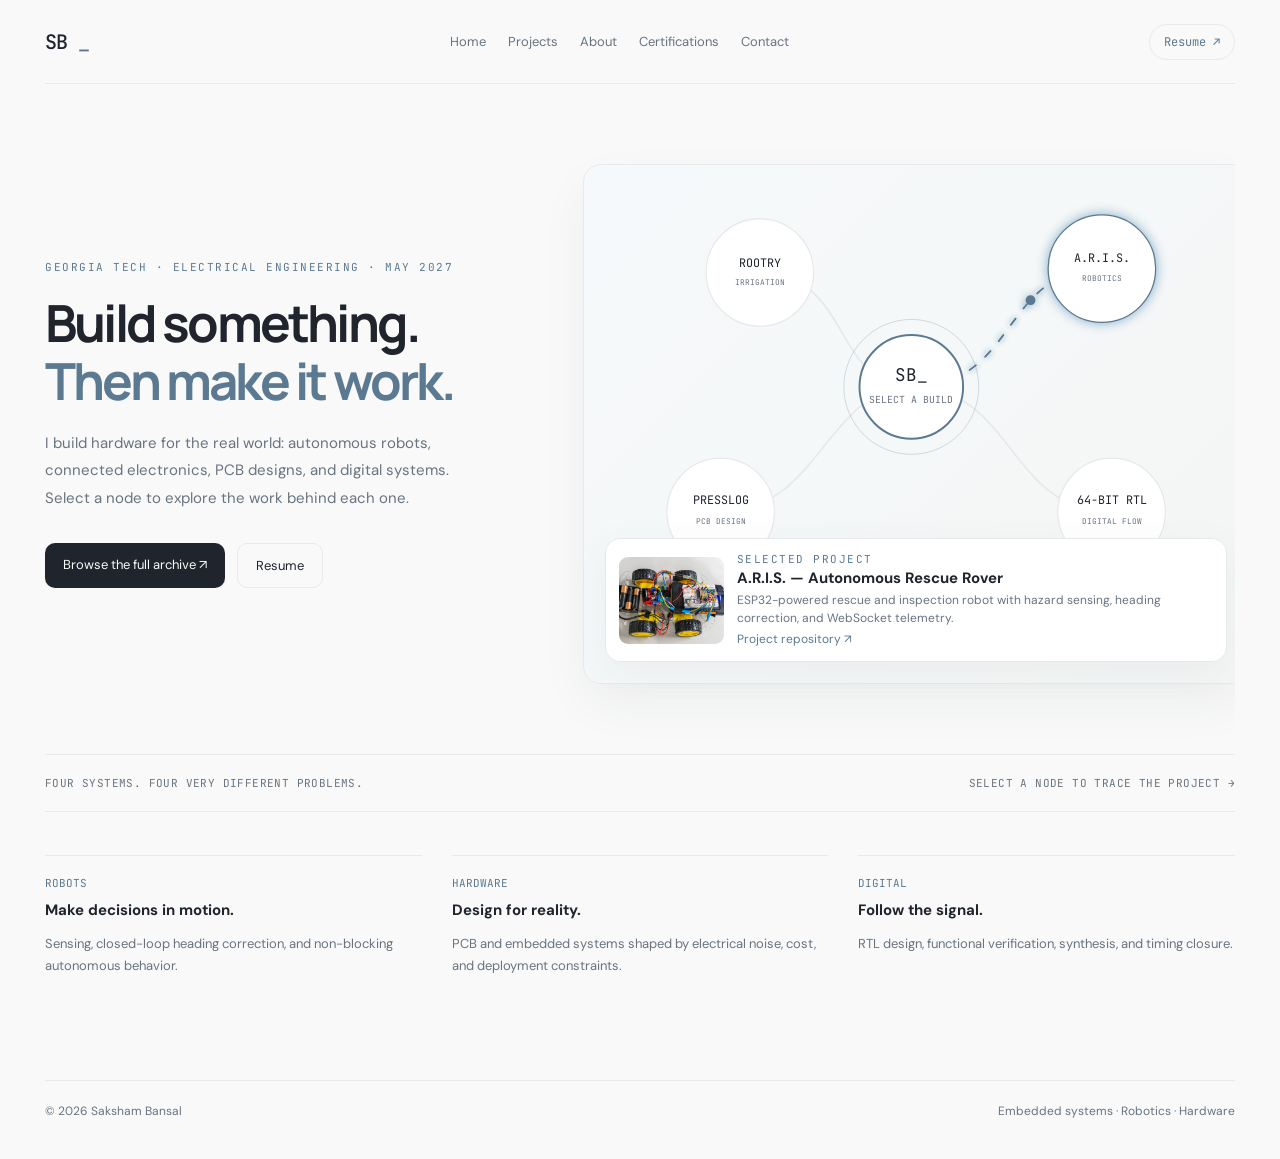
<file: index.html>
<!DOCTYPE html>
<html lang="en">
 <head>
  <meta charset="utf-8"/>
  <meta content="width=device-width,initial-scale=1" name="viewport"/>
  <title>
   Saksham Bansal &mdash; Electrical Engineering
  </title>
  <link href="assets/style.css" rel="stylesheet"/>
  <link href="assets/fullsite.css" rel="stylesheet"/>
 </head>
 <body data-theme="c">
  <div class="shell">
   <header class="top">
    <a class="logo" href="index.html">
     SB
     <span>
      _
     </span>
    </a>
    <nav class="nav">
     <a href="index.html">
      Home
     </a>
     <a href="projects.html">
      Projects
     </a>
     <a href="about.html">
      About
     </a>
     <a href="certifications.html">
      Certifications
     </a>
     <a href="contact.html">
      Contact
     </a>
    </nav>
    <a class="resume-nav" href="resume-saksham-bansal.pdf" rel="noopener" target="_blank">
     Resume &nearrow;
    </a>
   </header>
   <main>
    <section class="hero" id="home">
     <div class="left">
      <div class="eyebrow">
       GEORGIA TECH &middot; ELECTRICAL ENGINEERING &middot; MAY 2027
      </div>
      <h1>
       Build something.
       <em>
        Then make it work.
       </em>
      </h1>
      <p class="description">
       I build hardware for the real world: autonomous robots, connected electronics, PCB designs, and digital systems. Select a node to explore the work behind each one.
      </p>
      <div class="actions">
       <a class="primary" href="projects.html">
        Browse the full archive &nearrow;
       </a>
       <a class="secondary" href="resume-saksham-bansal.pdf" target="_blank">
        Resume
       </a>
      </div>
     </div>
     <div class="viewport">
      <div class="stage">
       <svg aria-label="Interactive network of four projects. Choose a node to light the connected signal path and change the project preview." role="img" viewbox="0 0 640 530">
        <g>
         <path class="wire" d="M315 227 C235 227 253 110 160 110" data-project="rootry">
         </path>
         <path class="wire" d="M315 227 C424 227 407 106 510 106" data-project="aris">
         </path>
         <path class="wire" d="M315 227 C230 227 220 355 120 355" data-project="presslog">
         </path>
         <path class="wire" d="M315 227 C420 227 414 355 520 355" data-project="rtl">
         </path>
         <path class="wire live" d="M315 227 C235 227 253 110 160 110" data-project="rootry">
         </path>
         <path class="wire live" d="M315 227 C424 227 407 106 510 106" data-project="aris">
         </path>
         <path class="wire live" d="M315 227 C230 227 220 355 120 355" data-project="presslog">
         </path>
         <path class="wire live" d="M315 227 C420 227 414 355 520 355" data-project="rtl">
         </path>
         <circle class="halo" cx="315" cy="227" r="69">
         </circle>
         <circle cx="315" cy="227" fill="var(--surface)" r="53" stroke="var(--accent)" stroke-width="2">
         </circle>
         <text fill="var(--text)" font-family="JetBrains Mono" font-size="18" text-anchor="middle" x="315" y="221">
          SB_
         </text>
         <text fill="var(--muted)" font-family="JetBrains Mono" font-size="10" text-anchor="middle" x="315" y="244">
          SELECT A BUILD
         </text>
         <g aria-label="Select Rootry" class="node" data-project="rootry" role="button" tabindex="0">
          <circle cx="160" cy="110" r="55">
          </circle>
          <text x="160" y="104">
           ROOTRY
          </text>
          <text class="node-small" x="160" y="123">
           IRRIGATION
          </text>
         </g>
         <g aria-label="Select ARIS" class="node" data-project="aris" role="button" tabindex="0">
          <circle cx="510" cy="106" r="55">
          </circle>
          <text x="510" y="99">
           A.R.I.S.
          </text>
          <text class="node-small" x="510" y="119">
           ROBOTICS
          </text>
         </g>
         <g aria-label="Select PressLog" class="node" data-project="presslog" role="button" tabindex="0">
          <circle cx="120" cy="355" r="55">
          </circle>
          <text x="120" y="347">
           PRESSLOG
          </text>
          <text class="node-small" x="120" y="367">
           PCB DESIGN
          </text>
         </g>
         <g aria-label="Select RTL calculator" class="node" data-project="rtl" role="button" tabindex="0">
          <circle cx="520" cy="355" r="55">
          </circle>
          <text x="520" y="347">
           64-BIT RTL
          </text>
          <text class="node-small" x="520" y="367">
           DIGITAL FLOW
          </text>
         </g>
         <circle class="signal pulse" data-project="rootry" r="5">
          <animatemotion dur="1.8s" path="M315 227 C235 227 253 110 160 110" repeatcount="indefinite">
          </animatemotion>
         </circle>
         <circle class="signal pulse" data-project="aris" r="5">
          <animatemotion dur="1.8s" path="M315 227 C424 227 407 106 510 106" repeatcount="indefinite">
          </animatemotion>
         </circle>
         <circle class="signal pulse" data-project="presslog" r="5">
          <animatemotion dur="1.8s" path="M315 227 C230 227 220 355 120 355" repeatcount="indefinite">
          </animatemotion>
         </circle>
         <circle class="signal pulse" data-project="rtl" r="5">
          <animatemotion dur="1.8s" path="M315 227 C420 227 414 355 520 355" repeatcount="indefinite">
          </animatemotion>
         </circle>
        </g>
       </svg>
      </div>
      <div aria-live="polite" class="preview">
       <img alt="ARIS rover" id="project-image" src="images/aris.jpg"/>
       <div>
        <div class="micro">
         Selected project
        </div>
        <h3 id="project-title">
         A.R.I.S. &mdash; Autonomous Rescue Rover
        </h3>
        <p id="project-desc">
         ESP32 rescue rover with hazard sensing and WebSocket telemetry.
        </p>
        <a href="https://github.com/bansalsaksham/ARIS" id="project-link" rel="noopener" target="_blank">
         Project repository &nearrow;
        </a>
       </div>
      </div>
     </div>
    </section>
    <section class="intro-bar">
     <span>
      FOUR SYSTEMS. FOUR VERY DIFFERENT PROBLEMS.
     </span>
     <span>
      SELECT A NODE TO TRACE THE PROJECT &rarr;
     </span>
    </section>
    <section class="bottom">
     <div>
      <span class="tag">
       ROBOTS
      </span>
      <h3>
       Make decisions in motion.
      </h3>
      <p>
       Sensing, closed-loop heading correction, and non-blocking autonomous behavior.
      </p>
     </div>
     <div>
      <span class="tag">
       HARDWARE
      </span>
      <h3>
       Design for reality.
      </h3>
      <p>
       PCB and embedded systems shaped by electrical noise, cost, and deployment constraints.
      </p>
     </div>
     <div>
      <span class="tag">
       DIGITAL
      </span>
      <h3>
       Follow the signal.
      </h3>
      <p>
       RTL design, functional verification, synthesis, and timing closure.
      </p>
     </div>
    </section>
   </main>
   <footer class="foot">
    <span>
     &copy; 2026 Saksham Bansal
    </span>
    <span>
     Embedded systems &middot; Robotics &middot; Hardware
    </span>
   </footer>
  </div>
  <script src="assets/app.js">
  </script>
 </body>
</html>
</file>
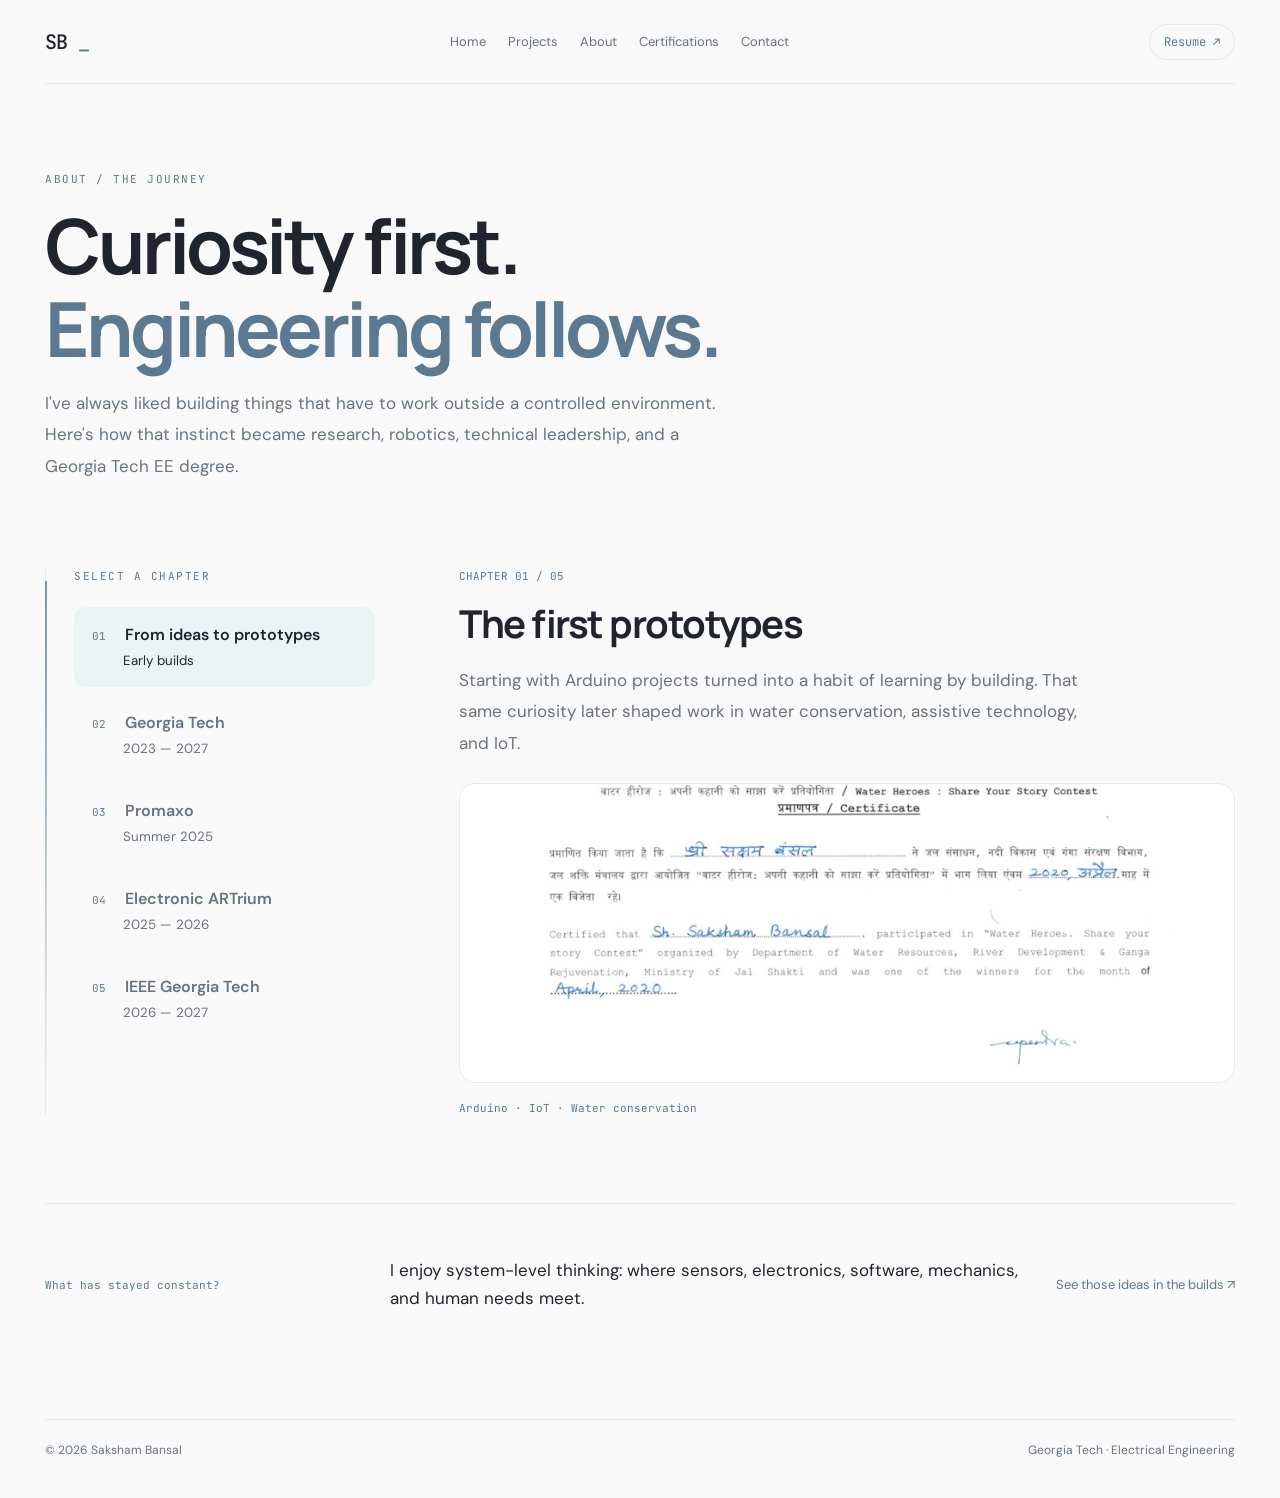
<file: about.html>
<!DOCTYPE html>
<html lang="en">
 <head>
  <meta charset="utf-8"/>
  <meta content="width=device-width,initial-scale=1" name="viewport"/>
  <meta content="Saksham Bansal &mdash; Georgia Tech electrical engineering portfolio" name="description"/>
  <title>
   About &middot; Saksham Bansal
  </title>
  <link href="assets/style.css" rel="stylesheet"/>
  <link href="assets/fullsite.css" rel="stylesheet"/>
 </head>
 <body data-theme="c">
  <div class="shell">
   <header class="top">
    <a class="logo" href="index.html">
     SB
     <span>
      _
     </span>
    </a>
    <nav class="nav">
     <a href="index.html">
      Home
     </a>
     <a href="projects.html">
      Projects
     </a>
     <a href="about.html">
      About
     </a>
     <a href="certifications.html">
      Certifications
     </a>
     <a href="contact.html">
      Contact
     </a>
    </nav>
    <a class="resume-nav" href="resume-saksham-bansal.pdf" rel="noopener" target="_blank">
     Resume &nearrow;
    </a>
   </header>
   <main>
    <section class="inside-hero">
     <div class="eyebrow">
      ABOUT / THE JOURNEY
     </div>
     <h1>
      Curiosity first.
      <em>
       Engineering follows.
      </em>
     </h1>
     <p>
      I've always liked building things that have to work outside a controlled environment. Here's how that instinct became research, robotics, technical leadership, and a Georgia Tech EE degree.
     </p>
    </section>
    <section class="story-layout">
     <div class="story-rail">
      <span class="micro">
       SELECT A CHAPTER
      </span>
      <button class="story-step active" data-story="0">
       <span>
        01
       </span>
       From ideas to prototypes
       <small>
        Early builds
       </small>
      </button>
      <button class="story-step" data-story="1">
       <span>
        02
       </span>
       Georgia Tech
       <small>
        2023 &mdash; 2027
       </small>
      </button>
      <button class="story-step" data-story="2">
       <span>
        03
       </span>
       Promaxo
       <small>
        Summer 2025
       </small>
      </button>
      <button class="story-step" data-story="3">
       <span>
        04
       </span>
       Electronic ARTrium
       <small>
        2025 &mdash; 2026
       </small>
      </button>
      <button class="story-step" data-story="4">
       <span>
        05
       </span>
       IEEE Georgia Tech
       <small>
        2026 &mdash; 2027
       </small>
      </button>
     </div>
     <div aria-live="polite" class="story-content">
      <div class="story-index">
       CHAPTER 01 / 05
      </div>
      <h2 id="story-title">
       The first prototypes
      </h2>
      <p id="story-body">
       Starting with Arduino projects turned into a habit of learning by building. That same curiosity later shaped work in water conservation, assistive technology, and IoT.
      </p>
      <div class="story-visual" id="story-visual">
       <img alt="Early engineering project" src="images/project_timertap.jpg"/>
      </div>
      <div class="story-tags" id="story-tags">
       Arduino &middot; IoT &middot; Water conservation
      </div>
     </div>
    </section>
    <div class="story-outro">
     <span>
      What has stayed constant?
     </span>
     <p>
      I enjoy system-level thinking: where sensors, electronics, software, mechanics, and human needs meet.
     </p>
     <a href="projects.html">
      See those ideas in the builds &nearrow;
     </a>
    </div>
   </main>
   <footer class="foot">
    <span>
     &copy; 2026 Saksham Bansal
    </span>
    <span>
     Georgia Tech &middot; Electrical Engineering
    </span>
   </footer>
  </div>
  <script src="assets/fullsite.js">
  </script>
 </body>
</html>
</file>
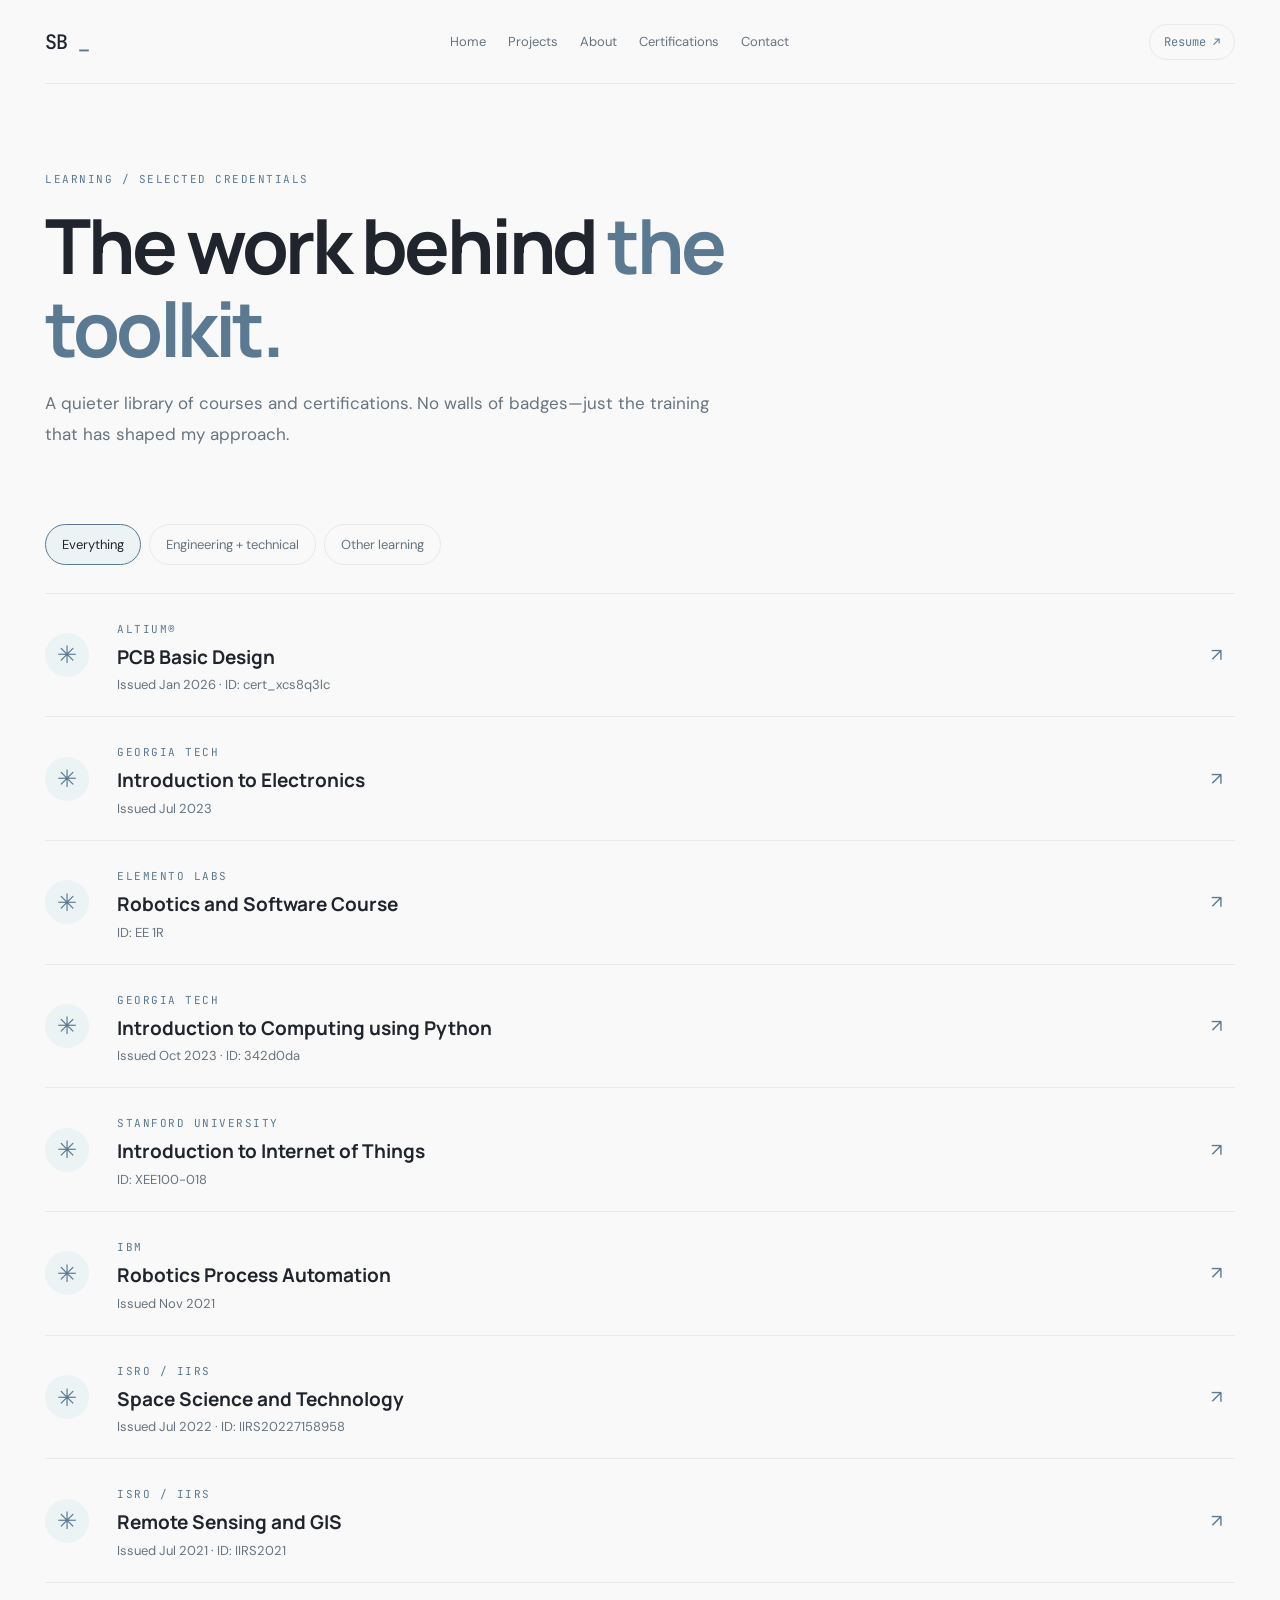
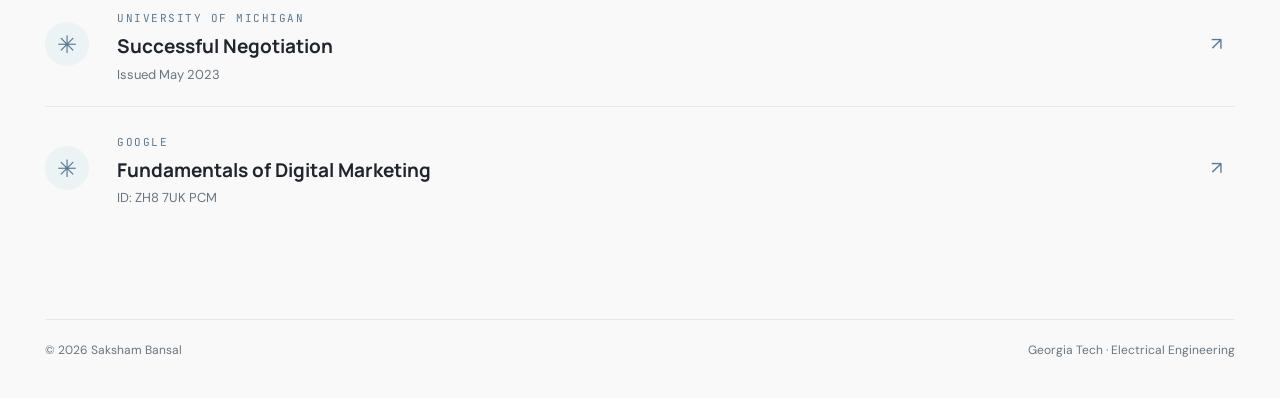
<file: certifications.html>
<!DOCTYPE html>
<html lang="en">
 <head>
  <meta charset="utf-8"/>
  <meta content="width=device-width,initial-scale=1" name="viewport"/>
  <meta content="Saksham Bansal &mdash; Georgia Tech electrical engineering portfolio" name="description"/>
  <title>
   Certifications &middot; Saksham Bansal
  </title>
  <link href="assets/style.css" rel="stylesheet"/>
  <link href="assets/fullsite.css" rel="stylesheet"/>
 </head>
 <body data-theme="c">
  <div class="shell">
   <header class="top">
    <a class="logo" href="index.html">
     SB
     <span>
      _
     </span>
    </a>
    <nav class="nav">
     <a href="index.html">
      Home
     </a>
     <a href="projects.html">
      Projects
     </a>
     <a href="about.html">
      About
     </a>
     <a href="certifications.html">
      Certifications
     </a>
     <a href="contact.html">
      Contact
     </a>
    </nav>
    <a class="resume-nav" href="resume-saksham-bansal.pdf" rel="noopener" target="_blank">
     Resume &nearrow;
    </a>
   </header>
   <main>
    <section class="inside-hero">
     <div class="eyebrow">
      LEARNING / SELECTED CREDENTIALS
     </div>
     <h1>
      The work behind
      <em>
       the toolkit.
      </em>
     </h1>
     <p>
      A quieter library of courses and certifications. No walls of badges&mdash;just the training that has shaped my approach.
     </p>
    </section>
    <div class="filter-row">
     <button class="filter active" data-cat="all">
      Everything
     </button>
     <button class="filter" data-cat="engineering">
      Engineering + technical
     </button>
     <button class="filter" data-cat="other">
      Other learning
     </button>
    </div>
    <section class="credential-list">
     <a class="credential credential-link" data-filter="engineering" href="images/altium.jpg" target="_blank" rel="noopener noreferrer" aria-label="View certificate: PCB Basic Design">
      <div class="credential-symbol">
       ✳
      </div>
      <div>
       <span class="micro">
        Altium&reg;
       </span>
       <h3>
        PCB Basic Design
       </h3>
       <p>
        Issued Jan 2026 &middot; ID: cert_xcs8q3lc
       </p>
      </div>
      <span aria-hidden="true" class="cred-arrow">
       &nearrow;
      </span>
     </a>
     <a class="credential credential-link" data-filter="engineering" href="images/electronics_gt.jpg" target="_blank" rel="noopener noreferrer" aria-label="View certificate: Introduction to Electronics">
      <div class="credential-symbol">
       ✳
      </div>
      <div>
       <span class="micro">
        Georgia Tech
       </span>
       <h3>
        Introduction to Electronics
       </h3>
       <p>
        Issued Jul 2023
       </p>
      </div>
      <span aria-hidden="true" class="cred-arrow">
       &nearrow;
      </span>
     </a>
     <a class="credential credential-link" data-filter="other" href="images/elemento.jpg" target="_blank" rel="noopener noreferrer" aria-label="View certificate: Robotics and Software Course">
      <div class="credential-symbol">
       ✳
      </div>
      <div>
       <span class="micro">
        Elemento Labs
       </span>
       <h3>
        Robotics and Software Course
       </h3>
       <p>
        ID: EE 1R
       </p>
      </div>
      <span aria-hidden="true" class="cred-arrow">
       &nearrow;
      </span>
     </a>
     <a class="credential credential-link" data-filter="engineering" href="images/python_gt.jpg" target="_blank" rel="noopener noreferrer" aria-label="View certificate: Introduction to Computing using Python">
      <div class="credential-symbol">
       ✳
      </div>
      <div>
       <span class="micro">
        Georgia Tech
       </span>
       <h3>
        Introduction to Computing using Python
       </h3>
       <p>
        Issued Oct 2023 &middot; ID: 342d0da
       </p>
      </div>
      <span aria-hidden="true" class="cred-arrow">
       &nearrow;
      </span>
     </a>
     <a class="credential credential-link" data-filter="engineering" href="images/stanford_iot.jpg" target="_blank" rel="noopener noreferrer" aria-label="View certificate: Introduction to Internet of Things">
      <div class="credential-symbol">
       ✳
      </div>
      <div>
       <span class="micro">
        Stanford University
       </span>
       <h3>
        Introduction to Internet of Things
       </h3>
       <p>
        ID: XEE100-018
       </p>
      </div>
      <span aria-hidden="true" class="cred-arrow">
       &nearrow;
      </span>
     </a>
     <a class="credential credential-link" data-filter="other" href="images/ibm_rpa.jpg" target="_blank" rel="noopener noreferrer" aria-label="View certificate: Robotics Process Automation">
      <div class="credential-symbol">
       ✳
      </div>
      <div>
       <span class="micro">
        IBM
       </span>
       <h3>
        Robotics Process Automation
       </h3>
       <p>
        Issued Nov 2021
       </p>
      </div>
      <span aria-hidden="true" class="cred-arrow">
       &nearrow;
      </span>
     </a>
     <a class="credential credential-link" data-filter="other" href="images/isro_space.jpg" target="_blank" rel="noopener noreferrer" aria-label="View certificate: Space Science and Technology">
      <div class="credential-symbol">
       ✳
      </div>
      <div>
       <span class="micro">
        ISRO / IIRS
       </span>
       <h3>
        Space Science and Technology
       </h3>
       <p>
        Issued Jul 2022 &middot; ID: IIRS20227158958
       </p>
      </div>
      <span aria-hidden="true" class="cred-arrow">
       &nearrow;
      </span>
     </a>
     <a class="credential credential-link" data-filter="other" href="images/isro_gis.jpg" target="_blank" rel="noopener noreferrer" aria-label="View certificate: Remote Sensing and GIS">
      <div class="credential-symbol">
       ✳
      </div>
      <div>
       <span class="micro">
        ISRO / IIRS
       </span>
       <h3>
        Remote Sensing and GIS
       </h3>
       <p>
        Issued Jul 2021 &middot; ID: IIRS2021
       </p>
      </div>
      <span aria-hidden="true" class="cred-arrow">
       &nearrow;
      </span>
     </a>
     <a class="credential credential-link" data-filter="other" href="images/michigan.jpg" target="_blank" rel="noopener noreferrer" aria-label="View certificate: Successful Negotiation">
      <div class="credential-symbol">
       ✳
      </div>
      <div>
       <span class="micro">
        University of Michigan
       </span>
       <h3>
        Successful Negotiation
       </h3>
       <p>
        Issued May 2023
       </p>
      </div>
      <span aria-hidden="true" class="cred-arrow">
       &nearrow;
      </span>
     </a>
     <a class="credential credential-link" data-filter="other" href="images/google_marketing.jpg" target="_blank" rel="noopener noreferrer" aria-label="View certificate: Fundamentals of Digital Marketing">
      <div class="credential-symbol">
       ✳
      </div>
      <div>
       <span class="micro">
        Google
       </span>
       <h3>
        Fundamentals of Digital Marketing
       </h3>
       <p>
        ID: ZH8 7UK PCM
       </p>
      </div>
      <span aria-hidden="true" class="cred-arrow">
       &nearrow;
      </span>
     </a>
    </section>
   </main>
   <footer class="foot">
    <span>
     &copy; 2026 Saksham Bansal
    </span>
    <span>
     Georgia Tech &middot; Electrical Engineering
    </span>
   </footer>
  </div>
  <script src="assets/fullsite.js">
  </script>
 </body>
</html>
</file>
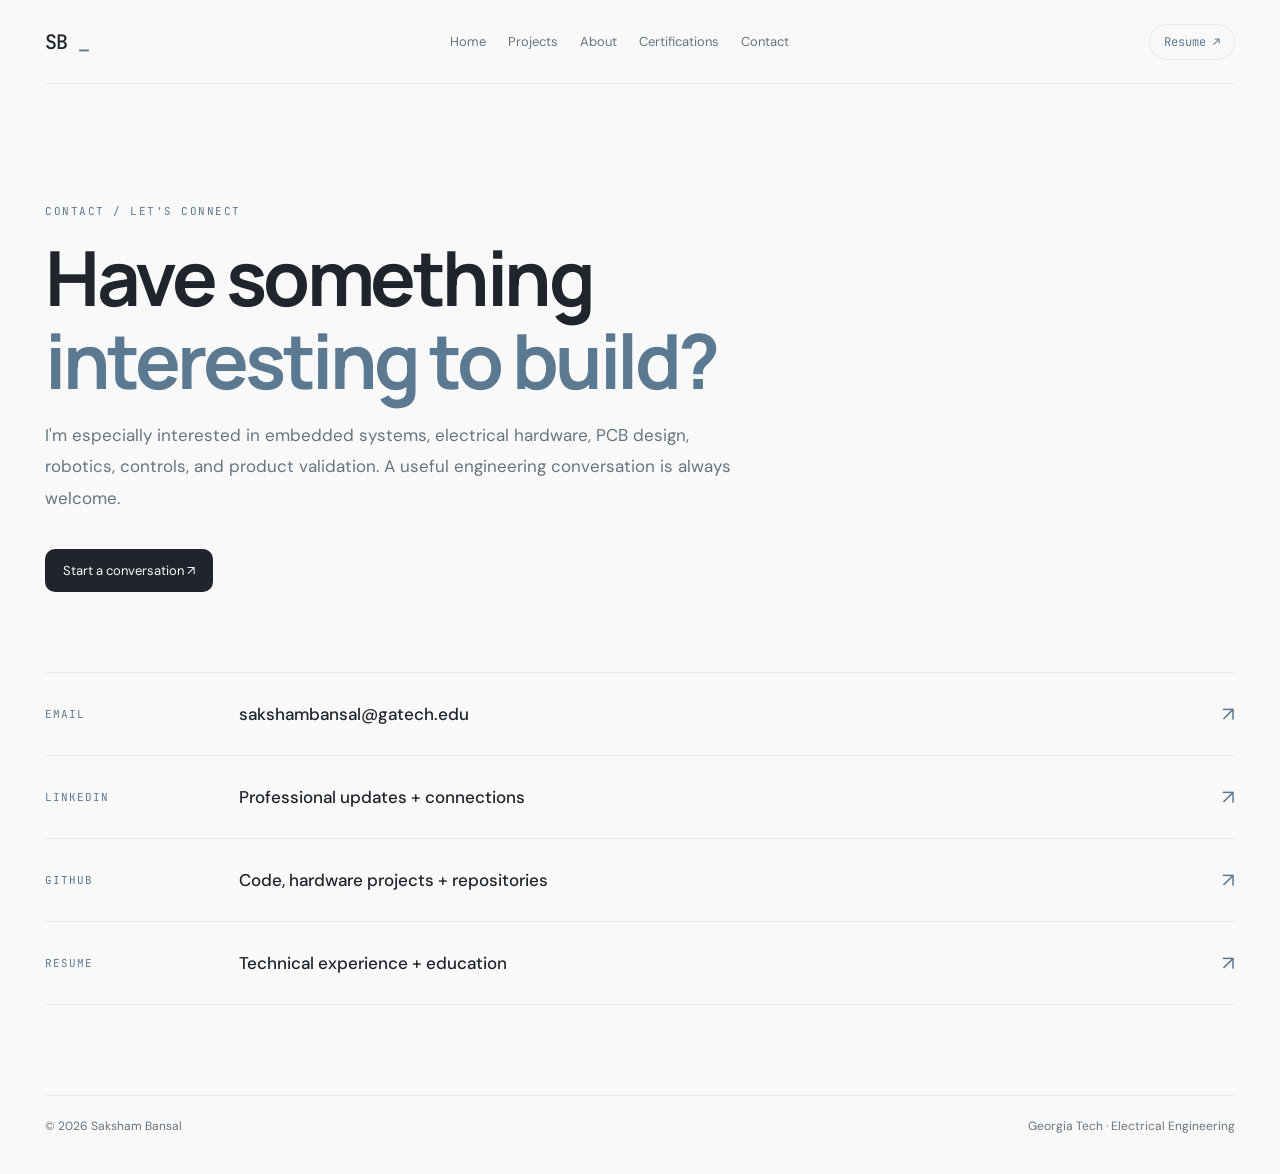
<file: contact.html>
<!DOCTYPE html>
<html lang="en">
 <head>
  <meta charset="utf-8"/>
  <meta content="width=device-width,initial-scale=1" name="viewport"/>
  <meta content="Saksham Bansal &mdash; Georgia Tech electrical engineering portfolio" name="description"/>
  <title>
   Contact &middot; Saksham Bansal
  </title>
  <link href="assets/style.css" rel="stylesheet"/>
  <link href="assets/fullsite.css" rel="stylesheet"/>
 </head>
 <body data-theme="c">
  <div class="shell">
   <header class="top">
    <a class="logo" href="index.html">
     SB
     <span>
      _
     </span>
    </a>
    <nav class="nav">
     <a href="index.html">
      Home
     </a>
     <a href="projects.html">
      Projects
     </a>
     <a href="about.html">
      About
     </a>
     <a href="certifications.html">
      Certifications
     </a>
     <a href="contact.html">
      Contact
     </a>
    </nav>
    <a class="resume-nav" href="resume-saksham-bansal.pdf" rel="noopener" target="_blank">
     Resume &nearrow;
    </a>
   </header>
   <main>
    <section class="contact-hero">
     <div class="eyebrow">
      CONTACT / LET'S CONNECT
     </div>
     <h1>
      Have something
      <em>
       interesting to build?
      </em>
     </h1>
     <p>
      I'm especially interested in embedded systems, electrical hardware, PCB design, robotics, controls, and product validation. A useful engineering conversation is always welcome.
     </p>
     <a class="primary contact-primary" href="mailto:sakshambansal@gatech.edu">
      Start a conversation &nearrow;
     </a>
    </section>
    <section class="contact-channels">
     <a href="mailto:sakshambansal@gatech.edu">
      <span>
       Email
      </span>
      <strong>
       sakshambansal@gatech.edu
      </strong>
      <span>
       &nearrow;
      </span>
     </a>
     <a href="https://linkedin.com/in/bansalsaksham" rel="noopener" target="_blank">
      <span>
       LinkedIn
      </span>
      <strong>
       Professional updates + connections
      </strong>
      <span>
       &nearrow;
      </span>
     </a>
     <a href="https://github.com/bansalsaksham" rel="noopener" target="_blank">
      <span>
       GitHub
      </span>
      <strong>
       Code, hardware projects + repositories
      </strong>
      <span>
       &nearrow;
      </span>
     </a>
     <a href="resume-saksham-bansal.pdf" rel="noopener" target="_blank">
      <span>
       Resume
      </span>
      <strong>
       Technical experience + education
      </strong>
      <span>
       &nearrow;
      </span>
     </a>
    </section>
   </main>
   <footer class="foot">
    <span>
     &copy; 2026 Saksham Bansal
    </span>
    <span>
     Georgia Tech &middot; Electrical Engineering
    </span>
   </footer>
  </div>
  <script src="assets/fullsite.js">
  </script>
 </body>
</html>
</file>
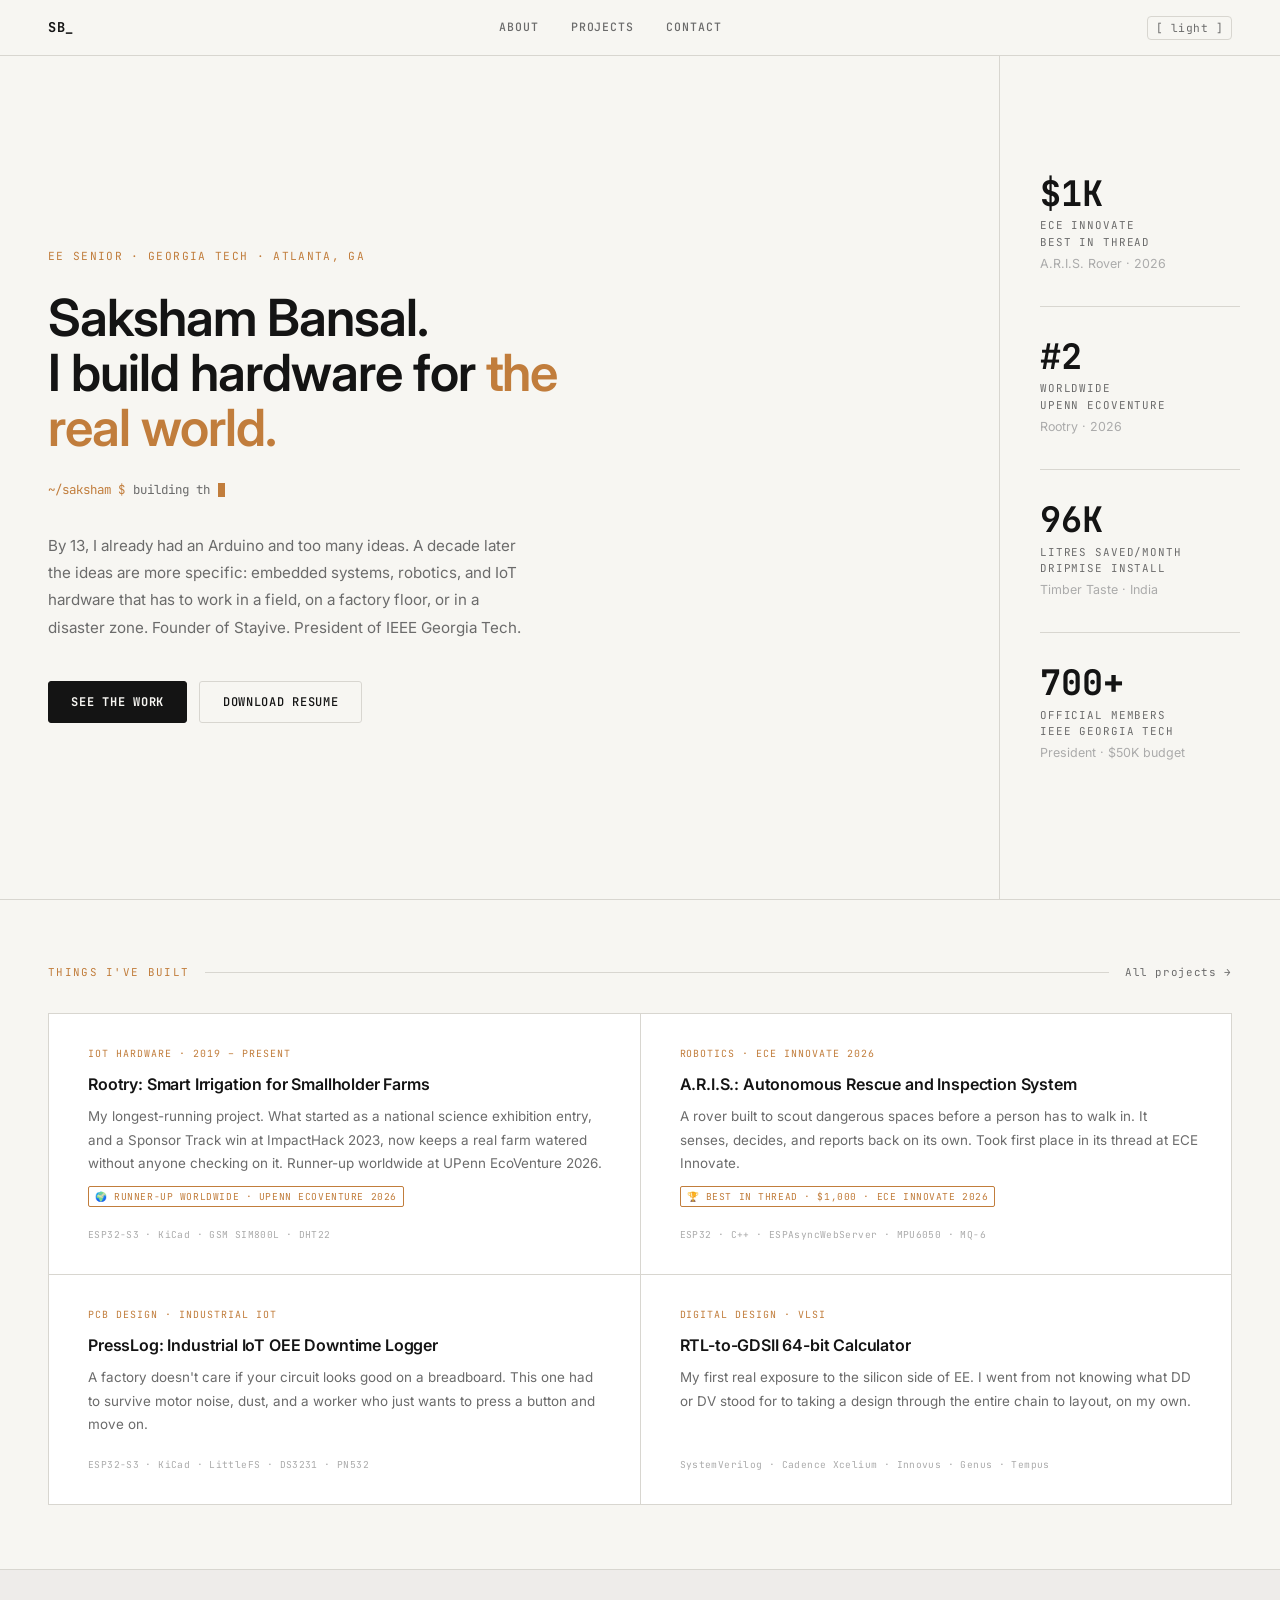
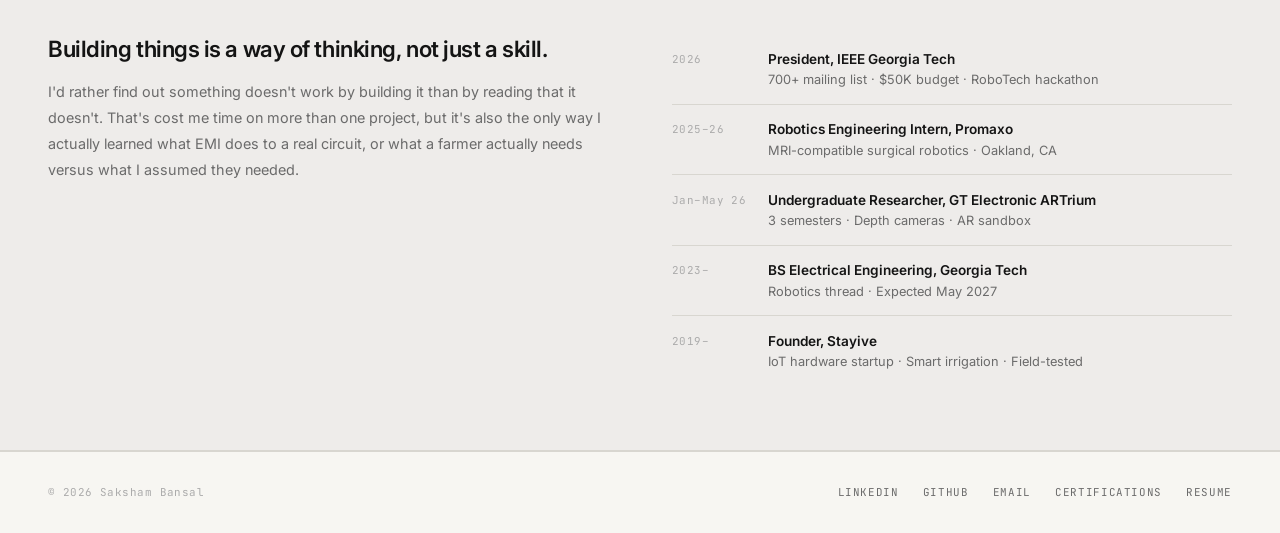
<file: index-2.html>
<!DOCTYPE html>
<html lang="en" data-theme="light">
<head>
  <meta charset="UTF-8" />
  <meta name="viewport" content="width=device-width, initial-scale=1.0" />
  <meta name="description" content="Saksham Bansal: EE Senior at Georgia Tech. Embedded systems, robotics, and IoT hardware." />
  <title>Saksham Bansal</title>
  <link rel="preconnect" href="https://fonts.googleapis.com">
  <link rel="preconnect" href="https://fonts.gstatic.com" crossorigin>
  <link href="https://fonts.googleapis.com/css2?family=JetBrains+Mono:wght@400;500;700&family=Inter:wght@400;500;600&display=swap" rel="stylesheet">
  <style>
    :root{--bg:#F7F6F2;--surface:#EEECEA;--ink:#141414;--ink2:#6B6B6B;--ink3:#ABABAB;--accent:#C17D3C;--border:#D8D6D0;--card-bg:#FFFFFF;--mono:'JetBrains Mono',monospace;--sans:'Inter',sans-serif;}
    [data-theme="dark"]{--bg:#0E0E0E;--surface:#1A1A18;--ink:#E8E6DF;--ink2:#8A8880;--ink3:#4A4A48;--accent:#D4904E;--border:#2A2A28;--card-bg:#161614;}
    *,*::before,*::after{box-sizing:border-box;margin:0;padding:0;}
    html{scroll-behavior:smooth;}
    body{background:var(--bg);color:var(--ink);font-family:var(--sans);font-size:16px;line-height:1.6;transition:background .25s,color .25s;min-height:100vh;}
    body::before{content:'';position:fixed;inset:0;background-image:radial-gradient(var(--ink3) 0.6px,transparent 0.6px);background-size:28px 28px;opacity:.35;pointer-events:none;z-index:0;}
    header{position:sticky;top:0;z-index:100;display:flex;align-items:center;justify-content:space-between;padding:0 3rem;height:56px;background:var(--bg);border-bottom:1px solid var(--border);}
    .brand{font-family:var(--mono);font-weight:700;font-size:.85rem;letter-spacing:.04em;color:var(--ink);text-decoration:none;}
    .brand:hover{color:var(--accent);}
    nav{display:flex;align-items:center;gap:2rem;}
    nav a{font-family:var(--mono);font-size:.72rem;font-weight:500;letter-spacing:.08em;text-transform:uppercase;color:var(--ink2);text-decoration:none;transition:color .15s;}
    nav a:hover,nav a.active{color:var(--accent);}
    .theme-btn{background:none;border:1px solid var(--border);border-radius:4px;color:var(--ink2);cursor:pointer;font-family:var(--mono);font-size:.7rem;padding:4px 8px;letter-spacing:.04em;transition:border-color .15s,color .15s;}
    .theme-btn:hover{border-color:var(--accent);color:var(--accent);}
    main{position:relative;z-index:1;}
    footer{position:relative;z-index:1;padding:2rem 3rem;display:flex;align-items:center;justify-content:space-between;border-top:1px solid var(--border);}
    .footer-copy{font-family:var(--mono);font-size:.68rem;color:var(--ink3);letter-spacing:.04em;}
    .footer-links{display:flex;gap:1.5rem;}
    .footer-links a{font-family:var(--mono);font-size:.68rem;letter-spacing:.06em;text-transform:uppercase;color:var(--ink2);text-decoration:none;transition:color .15s;}
    .footer-links a:hover{color:var(--accent);}
    .hero{display:grid;grid-template-columns:1fr 280px;min-height:calc(100vh - 56px);border-bottom:1px solid var(--border);}
    .hero-left{padding:5rem 3rem 4rem;display:flex;flex-direction:column;justify-content:center;border-right:1px solid var(--border);}
    .eyebrow{font-family:var(--mono);font-size:.7rem;letter-spacing:.12em;text-transform:uppercase;color:var(--accent);margin-bottom:1.5rem;}
    h1{font-size:clamp(2.2rem,4vw,3.5rem);font-weight:600;line-height:1.08;letter-spacing:-.02em;color:var(--ink);margin-bottom:1.5rem;max-width:580px;}
    h1 em{font-style:normal;color:var(--accent);}
    .terminal-line{display:flex;align-items:center;gap:.5rem;margin-bottom:2rem;}
    .terminal-prompt{font-family:var(--mono);font-size:.78rem;color:var(--accent);user-select:none;flex-shrink:0;}
    .terminal-text{font-family:var(--mono);font-size:.78rem;color:var(--ink2);min-height:1.2em;}
    .cursor{display:inline-block;width:7px;height:.85em;background:var(--accent);vertical-align:middle;animation:blink 1s step-end infinite;}
    @keyframes blink{0%,100%{opacity:1}50%{opacity:0}}
    .hero-desc{font-size:.95rem;color:var(--ink2);max-width:480px;line-height:1.8;margin-bottom:2.5rem;}
    .cta-row{display:flex;gap:.75rem;flex-wrap:wrap;}
    .btn-primary{font-family:var(--mono);font-size:.75rem;font-weight:700;letter-spacing:.06em;text-transform:uppercase;color:var(--bg);background:var(--ink);border:1px solid var(--ink);padding:.65rem 1.4rem;text-decoration:none;border-radius:3px;transition:background .15s,border-color .15s;}
    .btn-primary:hover{background:var(--accent);border-color:var(--accent);}
    .btn-ghost{font-family:var(--mono);font-size:.75rem;font-weight:500;letter-spacing:.06em;text-transform:uppercase;color:var(--ink);background:transparent;border:1px solid var(--border);padding:.65rem 1.4rem;text-decoration:none;border-radius:3px;transition:border-color .15s,color .15s;}
    .btn-ghost:hover{border-color:var(--accent);color:var(--accent);}
    .hero-right{padding:5rem 2.5rem 4rem;display:flex;flex-direction:column;justify-content:center;}
    .stat-block{padding:2rem 0;border-bottom:1px solid var(--border);}
    .stat-block:first-child{padding-top:0;}
    .stat-block:last-child{border-bottom:none;}
    .stat-number{font-family:var(--mono);font-size:2.2rem;font-weight:700;color:var(--ink);line-height:1;margin-bottom:.4rem;}
    .stat-label{font-family:var(--mono);font-size:.68rem;letter-spacing:.08em;text-transform:uppercase;color:var(--ink2);line-height:1.5;}
    .stat-sub{font-size:.78rem;color:var(--ink3);margin-top:.25rem;}
    .section{padding:4rem 3rem;}
    .section-header{display:flex;align-items:center;gap:1rem;margin-bottom:2rem;}
    .section-label{font-family:var(--mono);font-size:.68rem;letter-spacing:.12em;text-transform:uppercase;color:var(--accent);white-space:nowrap;}
    .section-rule{flex:1;height:1px;background:var(--border);}
    .section-link{font-family:var(--mono);font-size:.68rem;color:var(--ink2);text-decoration:none;letter-spacing:.06em;white-space:nowrap;transition:color .15s;}
    .section-link:hover{color:var(--accent);}
    .work-grid{display:grid;grid-template-columns:repeat(2,1fr);gap:1px;background:var(--border);border:1px solid var(--border);}
    .work-card{background:var(--card-bg);padding:2rem 2rem 2rem 2.25rem;border-left:3px solid transparent;transition:border-color .2s;text-decoration:none;color:inherit;display:flex;flex-direction:column;}
    .work-card:hover{border-left-color:var(--accent);}
    .card-tag{font-family:var(--mono);font-size:.62rem;letter-spacing:.1em;text-transform:uppercase;color:var(--accent);margin-bottom:.6rem;}
    .card-title{font-size:1rem;font-weight:600;color:var(--ink);margin-bottom:.5rem;letter-spacing:-.01em;}
    .card-desc{font-size:.84rem;color:var(--ink2);line-height:1.75;flex:1;}
    .card-footer{display:flex;align-items:center;justify-content:space-between;margin-top:1.25rem;flex-wrap:wrap;gap:.5rem;}
    .card-stack{font-family:var(--mono);font-size:.6rem;color:var(--ink3);letter-spacing:.04em;}
    .card-award{font-family:var(--mono);font-size:.6rem;letter-spacing:.06em;text-transform:uppercase;color:var(--accent);border:1px solid var(--accent);padding:2px 6px;border-radius:2px;display:inline-block;margin-top:.6rem;align-self:flex-start;}
    .about-strip{padding:4rem 3rem;border-top:1px solid var(--border);border-bottom:1px solid var(--border);display:grid;grid-template-columns:1fr 1fr;gap:4rem;background:var(--surface);}
    .about-left h2{font-size:1.4rem;font-weight:600;letter-spacing:-.02em;color:var(--ink);margin-bottom:1rem;line-height:1.3;}
    .about-left p{font-size:.9rem;color:var(--ink2);line-height:1.8;margin-bottom:.75rem;}
    .about-left p:last-child{margin-bottom:0;}
    .timeline{display:flex;flex-direction:column;}
    .timeline-item{display:grid;grid-template-columns:80px 1fr;gap:1rem;padding:.9rem 0;border-bottom:1px solid var(--border);}
    .timeline-item:last-child{border-bottom:none;}
    .timeline-year{font-family:var(--mono);font-size:.68rem;color:var(--ink3);letter-spacing:.04em;padding-top:2px;}
    .timeline-text{font-size:.85rem;color:var(--ink);line-height:1.5;}
    .timeline-text strong{font-weight:600;}
    .timeline-text span{color:var(--ink2);font-size:.8rem;}
    @media(max-width:900px){
      header{padding:0 1.5rem;}nav{gap:1.2rem;}
      .hero{grid-template-columns:1fr;min-height:auto;}
      .hero-left{padding:3rem 1.5rem 2rem;border-right:none;border-bottom:1px solid var(--border);}
      .hero-right{padding:2rem 1.5rem;flex-direction:row;flex-wrap:wrap;gap:1.5rem 0;}
      .stat-block{flex:1 1 45%;min-width:140px;padding:.75rem 1rem;border-bottom:none;border-right:1px solid var(--border);}
      .stat-block:nth-child(2n){border-right:none;}
      .section{padding:2.5rem 1.5rem;}
      .work-grid{grid-template-columns:1fr;}
      .about-strip{grid-template-columns:1fr;gap:2rem;padding:2.5rem 1.5rem;}
      footer{padding:1.5rem;flex-direction:column;gap:1rem;text-align:center;}
    }
    @media(prefers-reduced-motion:reduce){.cursor{animation:none;opacity:1;}}
  </style>
  <script>(function(){var t=localStorage.getItem('theme')||'light';document.documentElement.setAttribute('data-theme',t);})();</script>
</head>
<body>
  <header>
    <a href="index.html" class="brand">SB_</a>
    <nav>
      <a href="about.html">About</a>
      <a href="projects.html">Projects</a>
      <a href="contact.html">Contact</a>
    </nav>
    <button class="theme-btn" onclick="toggleTheme()" id="theme-btn">[ light ]</button>
  </header>

  <main>
    <section class="hero">
      <div class="hero-left">
        <p class="eyebrow">EE Senior · Georgia Tech · Atlanta, GA</p>
        <h1>Saksham Bansal.<br>I build hardware for <em>the real world.</em></h1>
        <div class="terminal-line">
          <span class="terminal-prompt">~/saksham $</span>
          <span class="terminal-text" id="typewriter"></span><span class="cursor"></span>
        </div>
        <p class="hero-desc">By 13, I already had an Arduino and too many ideas. A decade later the ideas are more specific: embedded systems, robotics, and IoT hardware that has to work in a field, on a factory floor, or in a disaster zone. Founder of Stayive. President of IEEE Georgia Tech.</p>
        <div class="cta-row">
          <a href="projects.html" class="btn-primary">See the work</a>
          <a href="resume-saksham-bansal.pdf" class="btn-ghost" target="_blank" rel="noopener noreferrer">Download resume</a>
        </div>
      </div>
      <div class="hero-right">
        <div class="stat-block">
          <div class="stat-number">$1K</div>
          <div class="stat-label">ECE Innovate<br>Best in Thread</div>
          <div class="stat-sub">A.R.I.S. Rover · 2026</div>
        </div>
        <div class="stat-block">
          <div class="stat-number">#2</div>
          <div class="stat-label">Worldwide<br>UPenn EcoVenture</div>
          <div class="stat-sub">Rootry · 2026</div>
        </div>
        <div class="stat-block">
          <div class="stat-number">96K</div>
          <div class="stat-label">Litres saved/month<br>Dripmise install</div>
          <div class="stat-sub">Timber Taste · India</div>
        </div>
        <div class="stat-block">
          <div class="stat-number">700+</div>
          <div class="stat-label">Official members<br>IEEE Georgia Tech</div>
          <div class="stat-sub">President · $50K budget</div>
        </div>
      </div>
    </section>

    <section class="section">
      <div class="section-header">
        <span class="section-label">Things I've built</span>
        <div class="section-rule"></div>
        <a href="projects.html" class="section-link">All projects →</a>
      </div>
      <div class="work-grid">

        <a href="https://github.com/bansalsaksham/Rootry" target="_blank" rel="noopener noreferrer" class="work-card">
          <div class="card-tag">IoT Hardware · 2019 – Present</div>
          <div class="card-title">Rootry: Smart Irrigation for Smallholder Farms</div>
          <div class="card-desc">My longest-running project. What started as a national science exhibition entry, and a Sponsor Track win at ImpactHack 2023, now keeps a real farm watered without anyone checking on it. Runner-up worldwide at UPenn EcoVenture 2026.</div>
          <div class="card-award">🌍 Runner-up Worldwide · UPenn EcoVenture 2026</div>
          <div class="card-footer"><span class="card-stack">ESP32-S3 · KiCad · GSM SIM800L · DHT22</span></div>
        </a>

        <a href="https://github.com/bansalsaksham/ARIS" target="_blank" rel="noopener noreferrer" class="work-card">
          <div class="card-tag">Robotics · ECE Innovate 2026</div>
          <div class="card-title">A.R.I.S.: Autonomous Rescue and Inspection System</div>
          <div class="card-desc">A rover built to scout dangerous spaces before a person has to walk in. It senses, decides, and reports back on its own. Took first place in its thread at ECE Innovate.</div>
          <div class="card-award">🏆 Best in Thread · $1,000 · ECE Innovate 2026</div>
          <div class="card-footer"><span class="card-stack">ESP32 · C++ · ESPAsyncWebServer · MPU6050 · MQ-6</span></div>
        </a>

        <a href="https://github.com/bansalsaksham/PressLog" target="_blank" rel="noopener noreferrer" class="work-card">
          <div class="card-tag">PCB Design · Industrial IoT</div>
          <div class="card-title">PressLog: Industrial IoT OEE Downtime Logger</div>
          <div class="card-desc">A factory doesn't care if your circuit looks good on a breadboard. This one had to survive motor noise, dust, and a worker who just wants to press a button and move on.</div>
          <div class="card-footer"><span class="card-stack">ESP32-S3 · KiCad · LittleFS · DS3231 · PN532</span></div>
        </a>

        <a href="https://github.com/bansalsaksham/RTL-to-GDSII-64-bit-Calculator" target="_blank" rel="noopener noreferrer" class="work-card">
          <div class="card-tag">Digital Design · VLSI</div>
          <div class="card-title">RTL-to-GDSII 64-bit Calculator</div>
          <div class="card-desc">My first real exposure to the silicon side of EE. I went from not knowing what DD or DV stood for to taking a design through the entire chain to layout, on my own.</div>
          <div class="card-footer"><span class="card-stack">SystemVerilog · Cadence Xcelium · Innovus · Genus · Tempus</span></div>
        </a>

      </div>
    </section>

    <div class="about-strip">
      <div class="about-left">
        <h2>Building things is a way of thinking, not just a skill.</h2>
        <p>I'd rather find out something doesn't work by building it than by reading that it doesn't. That's cost me time on more than one project, but it's also the only way I actually learned what EMI does to a real circuit, or what a farmer actually needs versus what I assumed they needed.</p>
      </div>
      <div class="timeline">
        <div class="timeline-item">
          <span class="timeline-year">2026</span>
          <div class="timeline-text"><strong>President, IEEE Georgia Tech</strong><br><span>700+ mailing list · $50K budget · RoboTech hackathon</span></div>
        </div>
        <div class="timeline-item">
          <span class="timeline-year">2025–26</span>
          <div class="timeline-text"><strong>Robotics Engineering Intern, Promaxo</strong><br><span>MRI-compatible surgical robotics · Oakland, CA</span></div>
        </div>
        <div class="timeline-item">
          <span class="timeline-year">Jan–May 26</span>
          <div class="timeline-text"><strong>Undergraduate Researcher, GT Electronic ARTrium</strong><br><span>3 semesters · Depth cameras · AR sandbox</span></div>
        </div>
        <div class="timeline-item">
          <span class="timeline-year">2023–</span>
          <div class="timeline-text"><strong>BS Electrical Engineering, Georgia Tech</strong><br><span>Robotics thread · Expected May 2027</span></div>
        </div>
        <div class="timeline-item">
          <span class="timeline-year">2019–</span>
          <div class="timeline-text"><strong>Founder, Stayive</strong><br><span>IoT hardware startup · Smart irrigation · Field-tested</span></div>
        </div>
      </div>
    </div>
  </main>

  <footer>
    <span class="footer-copy">© 2026 Saksham Bansal</span>
    <div class="footer-links">
      <a href="https://linkedin.com/in/bansalsaksham" target="_blank" rel="noopener noreferrer">LinkedIn</a>
      <a href="https://github.com/bansalsaksham" target="_blank" rel="noopener noreferrer">GitHub</a>
      <a href="mailto:sakshambansal@gatech.edu">Email</a>
      <a href="certifications.html">Certifications</a>
      <a href="resume-saksham-bansal.pdf" target="_blank" rel="noopener noreferrer">Resume</a>
    </div>
  </footer>

  <script>
    function toggleTheme(){var h=document.documentElement,b=document.getElementById('theme-btn'),c=h.getAttribute('data-theme'),n=c==='dark'?'light':'dark';h.setAttribute('data-theme',n);localStorage.setItem('theme',n);b.textContent=n==='dark'?'[ dark ]':'[ light ]';}
    (function(){var t=localStorage.getItem('theme')||'light';document.getElementById('theme-btn').textContent=t==='dark'?'[ dark ]':'[ light ]';document.querySelectorAll('nav a').forEach(function(a){if(a.href===window.location.href)a.classList.add('active');});})();
    var lines=['building things that have to actually work','wiring sensors to the real world','debugging firmware at 3am','shipping hardware that field-tests','arguing about cricket scores on Saturday','chasing sustainable fixes, not just clever ones'];
    var el=document.getElementById('typewriter'),li=0,ci=0,deleting=false,pause=0;
    function tick(){var line=lines[li];if(pause>0){pause--;setTimeout(tick,60);return;}if(!deleting){el.textContent=line.slice(0,++ci);if(ci===line.length){pause=28;deleting=true;}setTimeout(tick,68);}else{el.textContent=line.slice(0,--ci);if(ci===0){deleting=false;li=(li+1)%lines.length;pause=6;}setTimeout(tick,34);}}
    setTimeout(tick,800);
  </script>
</body>
</html>
</file>
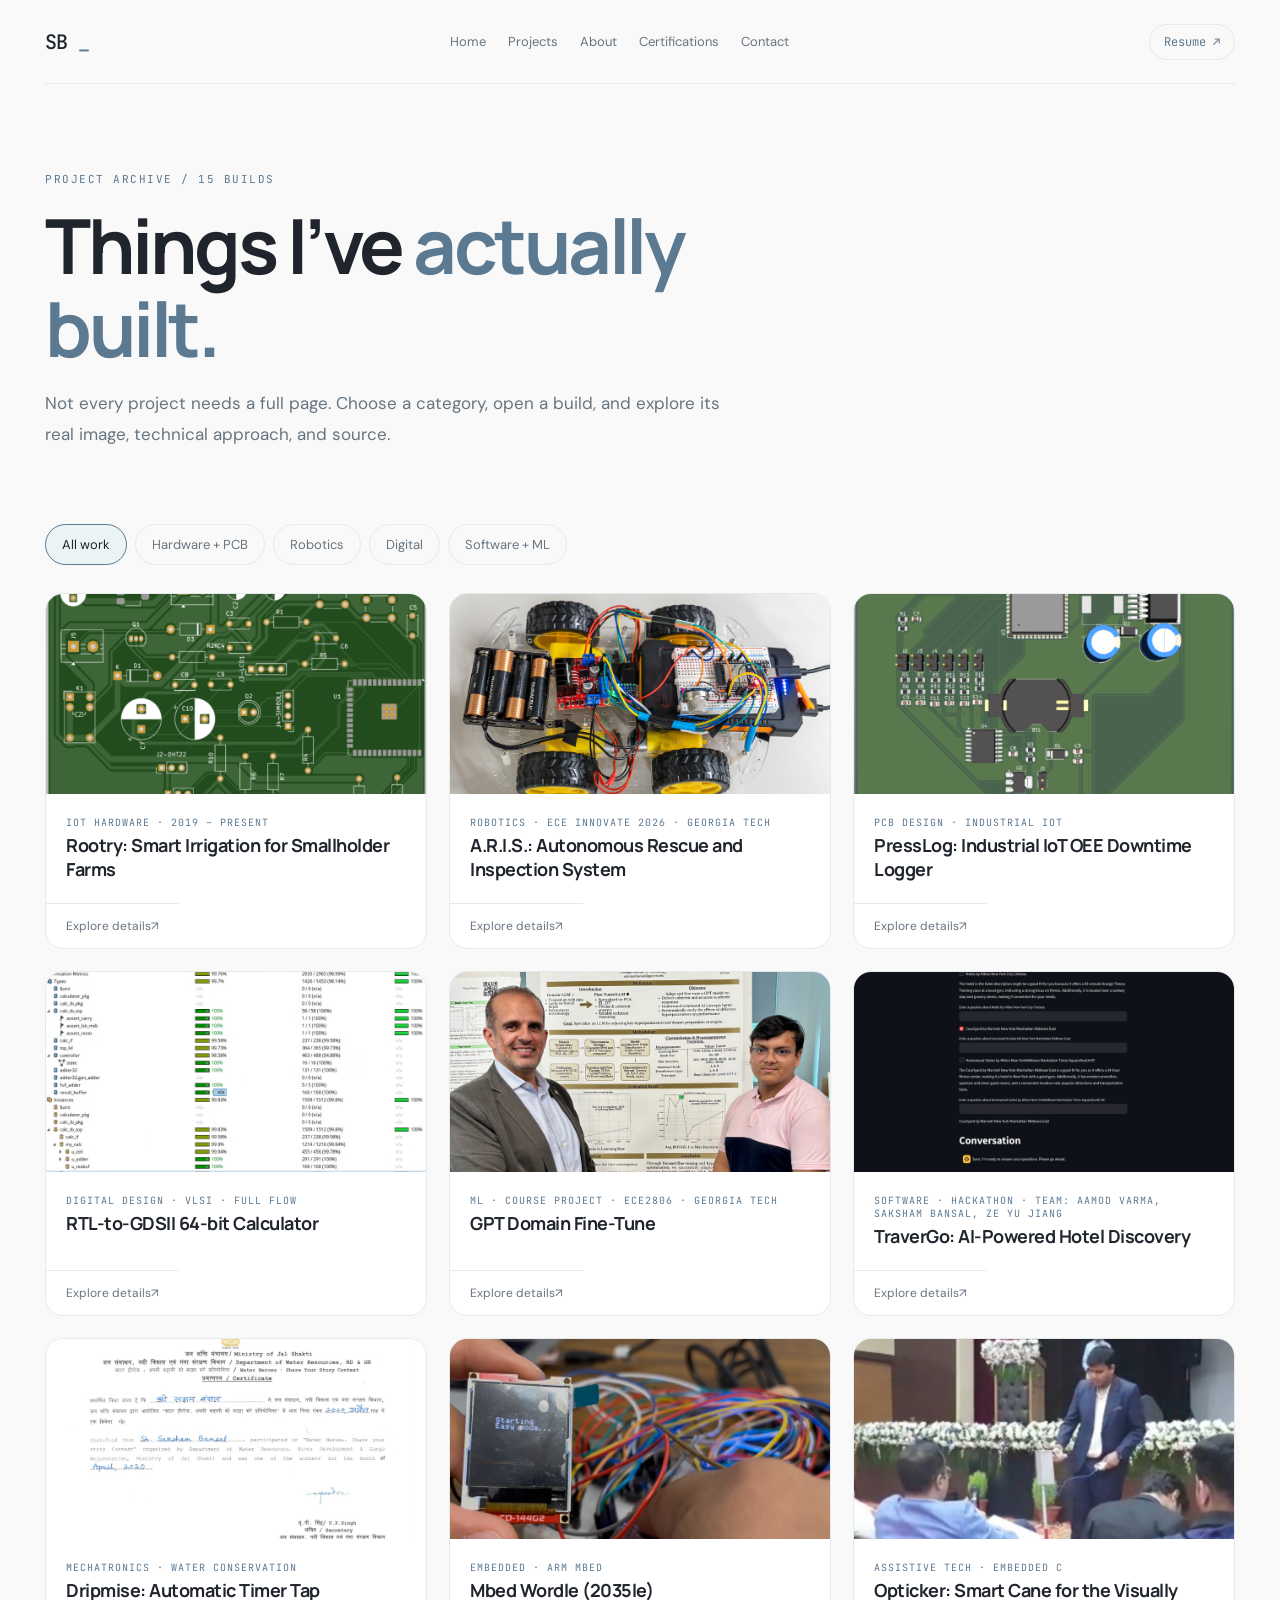
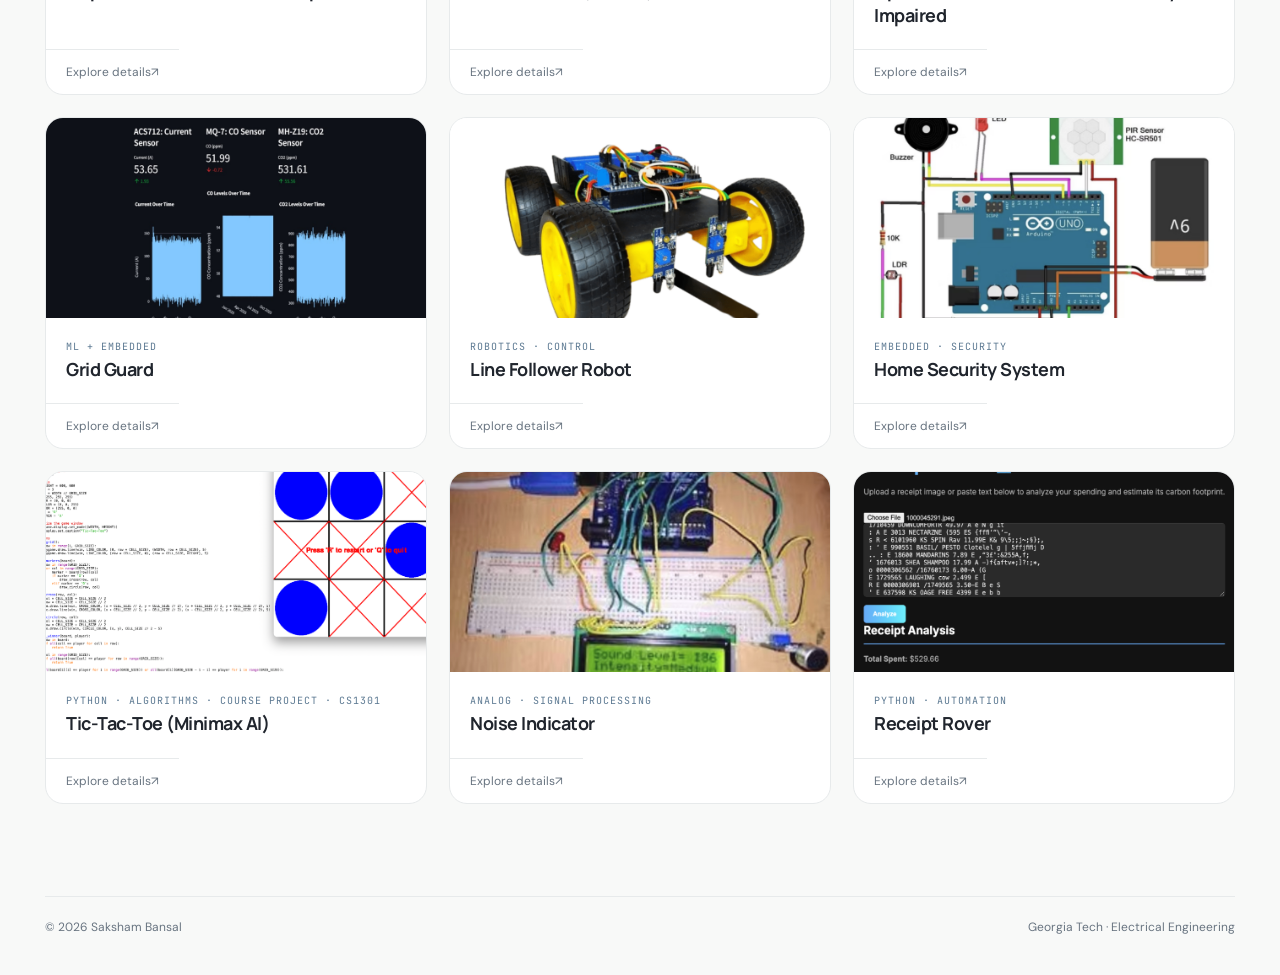
<file: projects.html>
<!DOCTYPE html>
<html lang="en">
 <head>
  <meta charset="utf-8"/>
  <meta content="width=device-width,initial-scale=1" name="viewport"/>
  <meta content="Saksham Bansal &mdash; Georgia Tech electrical engineering portfolio" name="description"/>
  <title>
   Projects &middot; Saksham Bansal
  </title>
  <link href="assets/style.css" rel="stylesheet"/>
  <link href="assets/fullsite.css" rel="stylesheet"/>
 </head>
 <body data-theme="c">
  <div class="shell">
   <header class="top">
    <a class="logo" href="index.html">
     SB
     <span>
      _
     </span>
    </a>
    <nav class="nav">
     <a href="index.html">
      Home
     </a>
     <a href="projects.html">
      Projects
     </a>
     <a href="about.html">
      About
     </a>
     <a href="certifications.html">
      Certifications
     </a>
     <a href="contact.html">
      Contact
     </a>
    </nav>
    <a class="resume-nav" href="resume-saksham-bansal.pdf" rel="noopener" target="_blank">
     Resume &nearrow;
    </a>
   </header>
   <main>
    <section class="inside-hero">
     <div class="eyebrow">
      PROJECT ARCHIVE / 15 BUILDS
     </div>
     <h1>
      Things I&rsquo;ve
      <em>
       actually built.
      </em>
     </h1>
     <p>
      Not every project needs a full page. Choose a category, open a build, and explore its real image, technical approach, and source.
     </p>
    </section>
    <div aria-label="Project categories" class="filter-row">
     <button class="filter active" data-cat="all">
      All work
     </button>
     <button class="filter" data-cat="hardware">
      Hardware + PCB
     </button>
     <button class="filter" data-cat="robotics">
      Robotics
     </button>
     <button class="filter" data-cat="digital">
      Digital
     </button>
     <button class="filter" data-cat="software">
      Software + ML
     </button>
    </div>
    <section class="project-gallery">
     <article class="project-tile" data-filter="hardware" data-index="0">
      <button aria-label="Explore Rootry: Smart Irrigation for Smallholder Farms" class="project-open" data-project="0">
       <img alt="Rootry: Smart Irrigation for Smallholder Farms" loading="lazy" src="images/project_soilhawk.jpg"/>
       <span class="project-meta">
        IoT Hardware &middot; 2019 &ndash; Present
       </span>
       <span class="project-title">
        Rootry: Smart Irrigation for Smallholder Farms
       </span>
       <span class="project-action">
        Explore details
        <span aria-hidden="true">
         &nearrow;
        </span>
       </span>
      </button>
      <template id="project-data-0">
       <div class="detail-media">
        <img alt="Rootry: Smart Irrigation for Smallholder Farms" src="images/project_soilhawk.jpg"/>
       </div>
       <div class="detail-info">
        <span class="micro">
         IoT Hardware &middot; 2019 &ndash; Present
        </span>
        <h2>
         Rootry: Smart Irrigation for Smallholder Farms
        </h2>
        <p>
         Smallholder farms in Delhi-NCR often run without grid power and with irregular labor for manual watering, so crops get overwatered, underwatered, or skipped depending on who's around that day. The sensor logic wasn't the hard part &mdash; building something a farmer with no smartphone could trust without checking on it was. Hysteresis-band&hellip;
        </p>
        <p class="detail-stack">
         ESP32-S3 &middot; KiCad &middot; GSM SIM800L &middot; ESPAsyncWebServer &middot; DHT22
        </p>
        <a class="primary" href="https://github.com/bansalsaksham/Rootry" rel="noopener" target="_blank">
         Explore repository &nearrow;
        </a>
       </div>
      </template>
     </article>
     <article class="project-tile" data-filter="robotics" data-index="1">
      <button aria-label="Explore A.R.I.S.: Autonomous Rescue and Inspection System" class="project-open" data-project="1">
       <img alt="A.R.I.S.: Autonomous Rescue and Inspection System" loading="lazy" src="images/project_aris.jpg"/>
       <span class="project-meta">
        Robotics &middot; ECE Innovate 2026 &middot; Georgia Tech
       </span>
       <span class="project-title">
        A.R.I.S.: Autonomous Rescue and Inspection System
       </span>
       <span class="project-action">
        Explore details
        <span aria-hidden="true">
         &nearrow;
        </span>
       </span>
      </button>
      <template id="project-data-1">
       <div class="detail-media">
        <img alt="A.R.I.S.: Autonomous Rescue and Inspection System" src="images/project_aris.jpg"/>
       </div>
       <div class="detail-info">
        <span class="micro">
         Robotics &middot; ECE Innovate 2026 &middot; Georgia Tech
        </span>
        <h2>
         A.R.I.S.: Autonomous Rescue and Inspection System
        </h2>
        <p>
         An autonomous rescue rover with a non-blocking state machine, ultrasonic clearance sensing, heading correction from an IMU, gas detection, and WebSocket telemetry.
        </p>
        <p class="detail-stack">
         ESP32 &middot; C++ &middot; ESPAsyncWebServer &middot; MPU6050 &middot; MQ-6 &middot; L298N
        </p>
        <a class="primary" href="https://github.com/bansalsaksham/ARIS" rel="noopener" target="_blank">
         Explore repository &nearrow;
        </a>
       </div>
      </template>
     </article>
     <article class="project-tile" data-filter="hardware" data-index="2">
      <button aria-label="Explore PressLog: Industrial IoT OEE Downtime Logger" class="project-open" data-project="2">
       <img alt="PressLog: Industrial IoT OEE Downtime Logger" loading="lazy" src="images/project_presslog.jpg"/>
       <span class="project-meta">
        PCB Design &middot; Industrial IoT
       </span>
       <span class="project-title">
        PressLog: Industrial IoT OEE Downtime Logger
       </span>
       <span class="project-action">
        Explore details
        <span aria-hidden="true">
         &nearrow;
        </span>
       </span>
      </button>
      <template id="project-data-2">
       <div class="detail-media">
        <img alt="PressLog: Industrial IoT OEE Downtime Logger" src="images/project_presslog.jpg"/>
       </div>
       <div class="detail-info">
        <span class="micro">
         PCB Design &middot; Industrial IoT
        </span>
        <h2>
         PressLog: Industrial IoT OEE Downtime Logger
        </h2>
        <p>
         An industrial IoT downtime logger PCB design, with filtering for noisy environments and offline-first event handling. Design-stage work; the board was not fabricated.
        </p>
        <p class="detail-stack">
         ESP32-S3 &middot; KiCad &middot; LittleFS &middot; DS3231 &middot; PN532 NFC &middot; 24VDC
        </p>
        <a class="primary" href="https://github.com/bansalsaksham/PressLog" rel="noopener" target="_blank">
         Explore repository &nearrow;
        </a>
       </div>
      </template>
     </article>
     <article class="project-tile" data-filter="digital" data-index="3">
      <button aria-label="Explore RTL-to-GDSII 64-bit Calculator" class="project-open" data-project="3">
       <img alt="RTL-to-GDSII 64-bit Calculator" loading="lazy" src="images/project_rtl.jpg"/>
       <span class="project-meta">
        Digital Design &middot; VLSI &middot; Full Flow
       </span>
       <span class="project-title">
        RTL-to-GDSII 64-bit Calculator
       </span>
       <span class="project-action">
        Explore details
        <span aria-hidden="true">
         &nearrow;
        </span>
       </span>
      </button>
      <template id="project-data-3">
       <div class="detail-media">
        <img alt="RTL-to-GDSII 64-bit Calculator" src="images/project_rtl.jpg"/>
       </div>
       <div class="detail-info">
        <span class="micro">
         Digital Design &middot; VLSI &middot; Full Flow
        </span>
        <h2>
         RTL-to-GDSII 64-bit Calculator
        </h2>
        <p>
         A standalone full-flow digital design project spanning SystemVerilog RTL, constrained-random verification, synthesis, physical implementation, and timing closure.
        </p>
        <p class="detail-stack">
         SystemVerilog &middot; Cadence Xcelium &middot; Verdi &middot; Genus &middot; Innovus &middot; Tempus
        </p>
        <a class="primary" href="https://github.com/bansalsaksham/RTL-to-GDSII-64-bit-Calculator" rel="noopener" target="_blank">
         Explore repository &nearrow;
        </a>
       </div>
      </template>
     </article>
     <article class="project-tile" data-filter="software" data-index="4">
      <button aria-label="Explore GPT Domain Fine-Tune" class="project-open" data-project="4">
       <img alt="GPT Domain Fine-Tune" loading="lazy" src="images/project_ai.jpg"/>
       <span class="project-meta">
        ML &middot; Course Project &middot; ECE2806 &middot; Georgia Tech
       </span>
       <span class="project-title">
        GPT Domain Fine-Tune
       </span>
       <span class="project-action">
        Explore details
        <span aria-hidden="true">
         &nearrow;
        </span>
       </span>
      </button>
      <template id="project-data-4">
       <div class="detail-media">
        <img alt="GPT Domain Fine-Tune" src="images/project_ai.jpg"/>
       </div>
       <div class="detail-info">
        <span class="micro">
         ML &middot; Course Project &middot; ECE2806 &middot; Georgia Tech
        </span>
        <h2>
         GPT Domain Fine-Tune
        </h2>
        <p>
         Course project for ECE2806: a generic language model doesn't know your course material well enough to answer precisely inside a narrow academic domain, so the assignment was to fine-tune one that does. We got starter code, but tuning it well meant understanding why each hyperparameter mattered rather than adjusting numbers until the&hellip;
        </p>
        <p class="detail-stack">
         Python &middot; PyTorch &middot; GPT-2 tokenizer &middot; ROUGE &middot; Levenshtein
        </p>
        <a class="primary" href="https://github.com/bansalsaksham/Gpt_Domain_Finetune" rel="noopener" target="_blank">
         Explore repository &nearrow;
        </a>
       </div>
      </template>
     </article>
     <article class="project-tile" data-filter="software" data-index="5">
      <button aria-label="Explore TraverGo: AI-Powered Hotel Discovery" class="project-open" data-project="5">
       <img alt="TraverGo: AI-Powered Hotel Discovery" loading="lazy" src="images/project_travergo.jpg"/>
       <span class="project-meta">
        Software &middot; Hackathon &middot; Team: Aamod Varma, Saksham Bansal, Ze Yu Jiang
       </span>
       <span class="project-title">
        TraverGo: AI-Powered Hotel Discovery
       </span>
       <span class="project-action">
        Explore details
        <span aria-hidden="true">
         &nearrow;
        </span>
       </span>
      </button>
      <template id="project-data-5">
       <div class="detail-media">
        <img alt="TraverGo: AI-Powered Hotel Discovery" src="images/project_travergo.jpg"/>
       </div>
       <div class="detail-info">
        <span class="micro">
         Software &middot; Hackathon &middot; Team: Aamod Varma, Saksham Bansal, Ze Yu Jiang
        </span>
        <h2>
         TraverGo: AI-Powered Hotel Discovery
        </h2>
        <p>
         Built for HackGT: a conversational search layer for hotel discovery, since digging through hundreds of reviews to find the right match doesn't scale. Natural-language queries match against hotel descriptions via a Qdrant vector database, sentiment analysis across reviews rolls up into summary ratings, and a LangChain + OpenAI chatbot handles follow-ups using&hellip;
        </p>
        <p class="detail-stack">
         Python &middot; Qdrant &middot; LangChain &middot; OpenAI &middot; Streamlit &middot; sentence-transformers
        </p>
        <a class="primary" href="https://github.com/bansalsaksham/TraverGo" rel="noopener" target="_blank">
         Explore repository &nearrow;
        </a>
       </div>
      </template>
     </article>
     <article class="project-tile" data-filter="hardware" data-index="6">
      <button aria-label="Explore Dripmise: Automatic Timer Tap" class="project-open" data-project="6">
       <img alt="Dripmise: Automatic Timer Tap" loading="lazy" src="images/project_timertap.jpg"/>
       <span class="project-meta">
        Mechatronics &middot; Water Conservation
       </span>
       <span class="project-title">
        Dripmise: Automatic Timer Tap
       </span>
       <span class="project-action">
        Explore details
        <span aria-hidden="true">
         &nearrow;
        </span>
       </span>
      </button>
      <template id="project-data-6">
       <div class="detail-media">
        <img alt="Dripmise: Automatic Timer Tap" src="images/project_timertap.jpg"/>
       </div>
       <div class="detail-info">
        <span class="micro">
         Mechatronics &middot; Water Conservation
        </span>
        <h2>
         Dripmise: Automatic Timer Tap
        </h2>
        <p>
         An automatic faucet built around the WHO's COVID-era 20-second hand-washing guidance &mdash; it cuts water flow during the soap cycle, then resumes for a timed rinse, so the habit and the water savings happen together instead of competing. Installed at Timber Taste, a furniture factory in India, it measured 96,000 litres saved&hellip;
        </p>
        <p class="detail-stack">
         Arduino &middot; Ultrasonic &middot; Relay &middot; Solenoid Valve
        </p>
        <a class="primary" href="https://github.com/bansalsaksham/automated_timer_tap" rel="noopener" target="_blank">
         Explore repository &nearrow;
        </a>
       </div>
      </template>
     </article>
     <article class="project-tile" data-filter="hardware" data-index="7">
      <button aria-label="Explore Mbed Wordle (2035le)" class="project-open" data-project="7">
       <img alt="Mbed Wordle (2035le)" loading="lazy" src="images/project_wordle.jpg"/>
       <span class="project-meta">
        Embedded &middot; ARM Mbed
       </span>
       <span class="project-title">
        Mbed Wordle (2035le)
       </span>
       <span class="project-action">
        Explore details
        <span aria-hidden="true">
         &nearrow;
        </span>
       </span>
      </button>
      <template id="project-data-7">
       <div class="detail-media">
        <img alt="Mbed Wordle (2035le)" src="images/project_wordle.jpg"/>
       </div>
       <div class="detail-info">
        <span class="micro">
         Embedded &middot; ARM Mbed
        </span>
        <h2>
         Mbed Wordle (2035le)
        </h2>
        <p>
         A Wordle clone on ARM Mbed, where memory management isn't something you get to take for granted the way a phone app can. Heap management runs on a doubly linked list, the LCD uses custom pixel-level rendering, and a real-time FSM drives nav-switch input &mdash; the kind of constraint that turns a&hellip;
        </p>
        <p class="detail-stack">
         C++ &middot; ARM Mbed &middot; RTOS &middot; LCD
        </p>
        <a class="primary" href="https://github.com/bansalsaksham/wordle_mbed" rel="noopener" target="_blank">
         Explore repository &nearrow;
        </a>
       </div>
      </template>
     </article>
     <article class="project-tile" data-filter="robotics" data-index="8">
      <button aria-label="Explore Opticker: Smart Cane for the Visually Impaired" class="project-open" data-project="8">
       <img alt="Opticker: Smart Cane for the Visually Impaired" loading="lazy" src="images/project_smartcane.jpg"/>
       <span class="project-meta">
        Assistive Tech &middot; Embedded C
       </span>
       <span class="project-title">
        Opticker: Smart Cane for the Visually Impaired
       </span>
       <span class="project-action">
        Explore details
        <span aria-hidden="true">
         &nearrow;
        </span>
       </span>
      </button>
      <template id="project-data-8">
       <div class="detail-media">
        <img alt="Opticker: Smart Cane for the Visually Impaired" src="images/project_smartcane.jpg"/>
       </div>
       <div class="detail-info">
        <span class="micro">
         Assistive Tech &middot; Embedded C
        </span>
        <h2>
         Opticker: Smart Cane for the Visually Impaired
        </h2>
        <p>
         A low-cost assistive cane: IR sensing for drop and stair detection, ultrasonic sensing for forward obstacles, dual-buzzer feedback so a user can tell hazard types apart by sound alone. Designed to stay manufacturable at low cost rather than optimized purely for lab conditions. Presented at Satyam Innovation Fest 2022 in front of&hellip;
        </p>
        <p class="detail-stack">
         Embedded C &middot; IR &middot; Ultrasonic &middot; Buzzer
        </p>
        <a class="primary" href="https://github.com/bansalsaksham/smart_cane" rel="noopener" target="_blank">
         Explore repository &nearrow;
        </a>
       </div>
      </template>
     </article>
     <article class="project-tile" data-filter="hardware" data-index="9">
      <button aria-label="Explore Grid Guard" class="project-open" data-project="9">
       <img alt="Grid Guard" loading="lazy" src="images/project_gridguard.jpg"/>
       <span class="project-meta">
        ML + Embedded
       </span>
       <span class="project-title">
        Grid Guard
       </span>
       <span class="project-action">
        Explore details
        <span aria-hidden="true">
         &nearrow;
        </span>
       </span>
      </button>
      <template id="project-data-9">
       <div class="detail-media">
        <img alt="Grid Guard" src="images/project_gridguard.jpg"/>
       </div>
       <div class="detail-info">
        <span class="micro">
         ML + Embedded
        </span>
        <h2>
         Grid Guard
        </h2>
        <p>
         A real-time emissions dashboard for commercial buildings. Current and gas sensors feed SVR models that forecast consumption trends, so HVAC and ventilation decisions get made ahead of demand instead of reacting to it &mdash; built to help facilities track emissions against regulatory limits while improving operating efficiency at the same time.
        </p>
        <p class="detail-stack">
         Python &middot; SVR &middot; Current Sensor &middot; Gas Sensor
        </p>
        <a class="primary" href="https://github.com/bansalsaksham/Grid_Guard" rel="noopener" target="_blank">
         Explore repository &nearrow;
        </a>
       </div>
      </template>
     </article>
     <article class="project-tile" data-filter="robotics" data-index="10">
      <button aria-label="Explore Line Follower Robot" class="project-open" data-project="10">
       <img alt="Line Follower Robot" loading="lazy" src="images/project_linefollower.jpg"/>
       <span class="project-meta">
        Robotics &middot; Control
       </span>
       <span class="project-title">
        Line Follower Robot
       </span>
       <span class="project-action">
        Explore details
        <span aria-hidden="true">
         &nearrow;
        </span>
       </span>
      </button>
      <template id="project-data-10">
       <div class="detail-media">
        <img alt="Line Follower Robot" src="images/project_linefollower.jpg"/>
       </div>
       <div class="detail-info">
        <span class="micro">
         Robotics &middot; Control
        </span>
        <h2>
         Line Follower Robot
        </h2>
        <p>
         An IR-sensor-array line follower on an Adafruit Motor Shield. Most line followers jerk and overcorrect; the motor control logic here is tuned specifically for smoother alignment and speed correction, so it tracks without the usual stutter.
        </p>
        <p class="detail-stack">
         Arduino &middot; IR &middot; Adafruit Motor Shield
        </p>
        <a class="primary" href="https://github.com/bansalsaksham/Line_follower" rel="noopener" target="_blank">
         Explore repository &nearrow;
        </a>
       </div>
      </template>
     </article>
     <article class="project-tile" data-filter="hardware" data-index="11">
      <button aria-label="Explore Home Security System" class="project-open" data-project="11">
       <img alt="Home Security System" loading="lazy" src="images/project_security.jpg"/>
       <span class="project-meta">
        Embedded &middot; Security
       </span>
       <span class="project-title">
        Home Security System
       </span>
       <span class="project-action">
        Explore details
        <span aria-hidden="true">
         &nearrow;
        </span>
       </span>
      </button>
      <template id="project-data-11">
       <div class="detail-media">
        <img alt="Home Security System" src="images/project_security.jpg"/>
       </div>
       <div class="detail-info">
        <span class="micro">
         Embedded &middot; Security
        </span>
        <h2>
         Home Security System
        </h2>
        <p>
         PIR motion detection combined with LDR light sensing, so the alarm only fires in low-light, high-motion conditions. A PIR sensor alone trips constantly on daylight, pets, and shadows; pairing it with the light sensor cuts the false positives without losing real coverage.
        </p>
        <p class="detail-stack">
         Arduino &middot; PIR &middot; LDR &middot; Buzzer
        </p>
        <a class="primary" href="https://github.com/bansalsaksham/Home_Security_Alarm" rel="noopener" target="_blank">
         Explore repository &nearrow;
        </a>
       </div>
      </template>
     </article>
     <article class="project-tile" data-filter="software" data-index="12">
      <button aria-label="Explore Tic-Tac-Toe (Minimax AI)" class="project-open" data-project="12">
       <img alt="Tic-Tac-Toe (Minimax AI)" loading="lazy" src="images/project_tictactoe.jpg"/>
       <span class="project-meta">
        Python &middot; Algorithms &middot; Course Project &middot; CS1301
       </span>
       <span class="project-title">
        Tic-Tac-Toe (Minimax AI)
       </span>
       <span class="project-action">
        Explore details
        <span aria-hidden="true">
         &nearrow;
        </span>
       </span>
      </button>
      <template id="project-data-12">
       <div class="detail-media">
        <img alt="Tic-Tac-Toe (Minimax AI)" src="images/project_tictactoe.jpg"/>
       </div>
       <div class="detail-info">
        <span class="micro">
         Python &middot; Algorithms &middot; Course Project &middot; CS1301
        </span>
        <h2>
         Tic-Tac-Toe (Minimax AI)
        </h2>
        <p>
         An unbeatable Tic-Tac-Toe opponent built with Minimax search, running the decision tree in real time inside a Pygame interface. A small project, and a clean, complete implementation of adversarial search.
        </p>
        <p class="detail-stack">
         Python &middot; Minimax &middot; Pygame
        </p>
        <a class="primary" href="https://github.com/bansalsaksham/tic-tac-toe" rel="noopener" target="_blank">
         Explore repository &nearrow;
        </a>
       </div>
      </template>
     </article>
     <article class="project-tile" data-filter="hardware" data-index="13">
      <button aria-label="Explore Noise Indicator" class="project-open" data-project="13">
       <img alt="Noise Indicator" loading="lazy" src="images/project_noise.jpg"/>
       <span class="project-meta">
        Analog &middot; Signal Processing
       </span>
       <span class="project-title">
        Noise Indicator
       </span>
       <span class="project-action">
        Explore details
        <span aria-hidden="true">
         &nearrow;
        </span>
       </span>
      </button>
      <template id="project-data-13">
       <div class="detail-media">
        <img alt="Noise Indicator" src="images/project_noise.jpg"/>
       </div>
       <div class="detail-info">
        <span class="micro">
         Analog &middot; Signal Processing
        </span>
        <h2>
         Noise Indicator
        </h2>
        <p>
         An analog microphone feeds an Arduino for real-time ambient decibel monitoring, with LED brightness scaling directly to measured sound level, a small project, but useful for understanding analog signal processing fundamentals.
        </p>
        <p class="detail-stack">
         Arduino &middot; Analog &middot; Signal Processing
        </p>
        <a class="primary" href="https://github.com/bansalsaksham/noise_indicator" rel="noopener" target="_blank">
         Explore repository &nearrow;
        </a>
       </div>
      </template>
     </article>
     <article class="project-tile" data-filter="software" data-index="14">
      <button aria-label="Explore Receipt Rover" class="project-open" data-project="14">
       <img alt="Receipt Rover" loading="lazy" src="images/project_receiptrover.jpg"/>
       <span class="project-meta">
        Python &middot; Automation
       </span>
       <span class="project-title">
        Receipt Rover
       </span>
       <span class="project-action">
        Explore details
        <span aria-hidden="true">
         &nearrow;
        </span>
       </span>
      </button>
      <template id="project-data-14">
       <div class="detail-media">
        <img alt="Receipt Rover" src="images/project_receiptrover.jpg"/>
       </div>
       <div class="detail-info">
        <span class="micro">
         Python &middot; Automation
        </span>
        <h2>
         Receipt Rover
        </h2>
        <p>
         Turns a photo or pasted receipt text into a spending breakdown and an estimated carbon footprint &mdash; the kind of tracking most people skip because doing it by hand is tedious enough that nobody bothers.
        </p>
        <p class="detail-stack">
         Python &middot; Data Extraction &middot; Analytics
        </p>
        <a class="primary" href="https://github.com/bansalsaksham/receipt_rover" rel="noopener" target="_blank">
         Explore repository &nearrow;
        </a>
       </div>
      </template>
     </article>
    </section>
    <dialog class="project-dialog">
     <button aria-label="Close project details" class="close-dialog">
      &times;
     </button>
     <div id="dialog-content">
     </div>
    </dialog>
   </main>
   <footer class="foot">
    <span>
     &copy; 2026 Saksham Bansal
    </span>
    <span>
     Georgia Tech &middot; Electrical Engineering
    </span>
   </footer>
  </div>
  <script src="assets/fullsite.js">
  </script>
 </body>
</html>
</file>
<file: assets/style.css>
@import url('https://fonts.googleapis.com/css2?family=DM+Sans:wght@400;500;600;700&family=Manrope:wght@400;500;600;700;800&family=JetBrains+Mono:wght@400;500&display=swap');
*{box-sizing:border-box}html{scroll-behavior:smooth}body{margin:0;font-family:'DM Sans',sans-serif;color:var(--text);background:var(--bg);min-height:100vh}button,a{font:inherit}a{color:inherit}button{cursor:pointer}body[data-theme="a"]{--bg:#f5f3ed;--surface:#fffefa;--text:#212321;--muted:#777971;--line:#d9dad2;--accent:#b87d51;--tint:#f0e9df;--glow:#c69568;}body[data-theme="b"]{--bg:#0a1019;--surface:#101b29;--text:#f0f5f6;--muted:#91a6b5;--line:#2b4153;--accent:#7ed9c8;--tint:#112b33;--glow:#65ead1;}body[data-theme="c"]{--bg:#f8f9f8;--surface:#ffffff;--text:#20252d;--muted:#687480;--line:#e7eaeb;--accent:#5c7992;--tint:#ecf3f5;--glow:#82acc9;}body[data-theme="b"]{background:radial-gradient(ellipse at 60% 0%,#13283a 0%,var(--bg) 60%) fixed}
.shell{width:min(1190px,calc(100% - 48px));margin:auto}.top{display:flex;align-items:center;justify-content:space-between;gap:22px;height:84px;border-bottom:1px solid var(--line)}.logo{font-family:'JetBrains Mono',monospace;letter-spacing:-1px;font-size:20px;text-decoration:none;font-weight:500}.logo span{color:var(--accent)}.nav{display:flex;gap:26px}.nav a{font-size:13px;color:var(--muted);text-decoration:none}.nav a:hover{color:var(--text)}.toggle{display:flex;align-items:center;gap:6px}.switch{border:1px solid var(--line);background:transparent;color:var(--muted);padding:7px 11px;border-radius:20px;text-decoration:none;font:11px 'JetBrains Mono',monospace}.switch.active{color:var(--text);border-color:var(--accent);background:var(--tint)}
.eyebrow,.micro{font:11px 'JetBrains Mono',monospace;color:var(--accent);letter-spacing:1.5px;text-transform:uppercase}.hero{display:grid;grid-template-columns:44% 56%;align-items:center;gap:14px;min-height:670px;padding:48px 0 38px}.left{padding:0 30px 0 0}.left h1{font-family:Manrope,sans-serif;font-size:clamp(38px,4vw,61px);line-height:1.13;letter-spacing:-2.6px;margin:20px 0}.left h1 em{font-style:normal;color:var(--accent)}.description{font-size:15px;line-height:1.85;max-width:430px;color:var(--muted);margin-bottom:30px}.actions{display:flex;gap:12px;flex-wrap:wrap}.primary,.secondary{padding:13px 18px;text-decoration:none;font-size:13px;border-radius:10px}.primary{background:var(--text);color:var(--bg)}.secondary{border:1px solid var(--line);color:var(--text)}.primary:hover,.secondary:hover{transform:translateY(-2px)}.viewport{position:relative;height:520px;isolation:isolate}.stage{position:absolute;inset:0;overflow:hidden;border-radius:18px}.stage svg{width:100%;height:100%;overflow:visible}.wire{fill:none;stroke:var(--line);stroke-width:1.5;stroke-linecap:round}.wire.live{stroke:var(--accent);stroke-width:2.2;stroke-dasharray:8 13;animation:travel 1.3s linear infinite;filter:drop-shadow(0 0 3px var(--glow))}.node{cursor:pointer;outline:none}.node circle{fill:var(--surface);stroke:var(--line);stroke-width:2;transition:.3s}.node:hover circle,.node.active circle{stroke:var(--accent);stroke-width:3;filter:drop-shadow(0 0 6px var(--glow))}.node text{fill:var(--text);font-family:'JetBrains Mono',monospace;font-size:12px;text-anchor:middle;pointer-events:none}.node .node-small{fill:var(--muted);font-size:8px}.halo{fill:none;stroke:var(--accent);stroke-opacity:.25;stroke-width:1;animation:breathe 3.3s ease-in-out infinite}.signal{fill:var(--accent);filter:drop-shadow(0 0 5px var(--glow))}.preview{position:absolute;bottom:14px;left:14px;right:14px;background:var(--surface);border:1px solid var(--line);border-radius:15px;padding:13px;display:grid;grid-template-columns:105px minmax(0,1fr);gap:13px;align-items:center;box-shadow:0 14px 42px #00000013}.preview img{width:105px;height:87px;border-radius:9px;object-fit:cover}.preview h3{font-size:15px;margin:2px 0 3px}.preview p{font-size:12px;color:var(--muted);line-height:1.5;margin:0}.preview a{display:inline-block;color:var(--accent);font-size:12px;text-decoration:none;margin-top:4px}.intro-bar{padding:21px 0;border-top:1px solid var(--line);border-bottom:1px solid var(--line);display:flex;justify-content:space-between;gap:20px}.intro-bar span{font:11px 'JetBrains Mono',monospace;color:var(--muted);letter-spacing:.4px}.bottom{padding:43px 0 90px;display:grid;grid-template-columns:1fr 1fr 1fr;gap:30px}.bottom div{padding-top:15px;border-top:1px solid var(--line)}.bottom h3{font-size:15px;margin:8px 0}.bottom p{font-size:13px;color:var(--muted);line-height:1.7}.tag{color:var(--accent);font:11px 'JetBrains Mono',monospace}.foot{padding:22px 0 40px;border-top:1px solid var(--line);display:flex;justify-content:space-between;color:var(--muted);font-size:12px}
body[data-theme="a"] .viewport{background:transparent}body[data-theme="a"] .stage{background:radial-gradient(circle at center, #ffffff9c 0%,transparent 63%)}body[data-theme="b"] .stage{background:radial-gradient(ellipse at center, #163341 0%,transparent 68%)}body[data-theme="b"] .wire:not(.live){stroke:#37526a}body[data-theme="b"] .preview{box-shadow:0 0 40px #60d7c812}body[data-theme="c"] .stage{background:linear-gradient(135deg,#f6f9fb 0%, #f4f6f5 100%);border:1px solid var(--line);box-shadow:0 20px 50px #2234480c}body[data-theme="c"] .preview{bottom:22px;left:22px;right:22px;box-shadow:0 12px 40px #44556611}body[data-theme="c"] .left h1{font-size:clamp(38px,4vw,59px);letter-spacing:-2.8px}body[data-theme="c"] .node circle{stroke-width:1.3}body[data-theme="c"] .wire.live{stroke-width:1.5}body[data-theme="b"] .node.active circle{fill:#183e45}
@keyframes travel{to{stroke-dashoffset:-42}}@keyframes breathe{50%{opacity:.35;transform:scale(1.02)}}@media(max-width:960px){.hero{grid-template-columns:1fr;gap:16px}.left{padding:30px 0 0}.viewport{height:520px}.bottom{grid-template-columns:1fr 1fr}.nav{display:none}}@media(max-width:560px){.shell{width:min(100% - 30px,1190px)}.top{height:70px}.toggle{gap:3px}.switch{padding:7px}.hero{padding:0 0 20px}.left h1{font-size:38px;letter-spacing:-1.8px}.viewport{height:440px}.preview{grid-template-columns:82px 1fr}.preview img{height:82px;width:82px}.bottom{grid-template-columns:1fr}.intro-bar{flex-wrap:wrap}.foot{display:block}.node text{font-size:11px}}@media(prefers-reduced-motion:reduce){.wire.live,.halo{animation:none!important}html{scroll-behavior:auto}}
</file>
<file: assets/fullsite.css>
/* Distinct page experiences built on Concept C */
body[data-theme=c] {
  --bg: #f8f9f8;
  --surface: #fff;
  --text: #20252d;
  --muted: #687480;
  --line: #e7eaeb;
  --accent: #5c7992;
  --tint: #ecf3f5;
  --glow: #82acc9;
}

.shell {
  max-width: 1190px;
}

.top .resume-nav {
  color: var(--accent);
  font: 12px 'JetBrains Mono',monospace;
  text-decoration: none;
  border: 1px solid var(--line);
  border-radius: 30px;
  padding: 9px 14px;
  white-space: nowrap;
}

.top .nav {
  flex-wrap: wrap;
  gap: 22px;
}

.top .nav a:hover,.resume-nav:hover {
  color: var(--accent);
}

.inside-hero {
  padding: 88px 0 46px;
  max-width: 820px;
}

.inside-hero h1,.contact-hero h1 {
  font: 700 clamp(44px,6vw,76px)/1.09 Manrope,sans-serif;
  letter-spacing: -3.5px;
  margin: 18px 0;
}

.inside-hero h1 em,.contact-hero h1 em {
  font-style: normal;
  color: var(--accent);
}

.inside-hero p,.contact-hero p {
  font-size: 17px;
  line-height: 1.85;
  max-width: 690px;
  color: var(--muted);
}

.filter-row {
  display: flex;
  gap: 8px;
  flex-wrap: wrap;
  margin: 10px 0 28px;
}

.filter {
  border: 1px solid var(--line);
  border-radius: 30px;
  background: transparent;
  color: var(--muted);
  font-size: 13px;
  padding: 11px 16px;
}

.filter.active {
  color: var(--text);
  background: var(--tint);
  border-color: var(--accent);
}

.project-gallery {
  display: grid;
  grid-template-columns: repeat(3,minmax(0,1fr));
  gap: 22px;
  padding-bottom: 92px;
}

.project-tile {
  min-width: 0;
}

.project-tile.hidden,.credential.hidden {
  display: none;
}

.project-open {
  width: 100%;
  height: 100%;
  border: 1px solid var(--line);
  border-radius: 18px;
  background: var(--surface);
  padding: 0;
  text-align: left;
  display: flex;
  flex-direction: column;
  overflow: hidden;
  transition: transform .2s,box-shadow .2s;
  color: var(--text);
}

.project-open:hover {
  transform: translateY(-4px);
  box-shadow: 0 20px 40px #21364c0e;
}

.project-open img {
  height: 200px;
  width: 100%;
  object-fit: cover;
}

.project-meta {
  font: 10px 'JetBrains Mono',monospace;
  color: var(--accent);
  text-transform: uppercase;
  letter-spacing: 1px;
  padding: 22px 20px 4px;
}

.project-title {
  font: 700 18px/1.35 Manrope,sans-serif;
  letter-spacing: -.5px;
  padding: 0 20px 22px;
  flex: 1;
}

.project-action {
  border-top: 1px solid var(--line);
  padding: 14px 20px;
  display: flex;
  justify-content: space-between;
  font-size: 12px;
  color: var(--muted);
}

.project-dialog {
  border: 1px solid var(--line);
  border-radius: 22px;
  box-shadow: 0 30px 90px #1c2f4270;
  background: var(--surface);
  color: var(--text);
  width: min(940px,calc(100vw - 32px));
  max-height: 90vh;
  padding: 0;
  overflow: auto;
}

.project-dialog::backdrop {
  background: #17253380;
  backdrop-filter: blur(6px);
}

.project-dialog #dialog-content {
  display: grid;
  grid-template-columns: 1fr 1fr;
}

.detail-media img {
  width: 100%;
  height: 100%;
  min-height: 410px;
  object-fit: cover;
}

.detail-info {
  padding: 64px 42px 42px;
}

.detail-info h2 {
  font: 700 30px/1.18 Manrope,sans-serif;
  letter-spacing: -1px;
  margin: 16px 0;
}

.detail-info p {
  line-height: 1.8;
  color: var(--muted);
}

.detail-stack {
  font: 12px/1.8 'JetBrains Mono',monospace !important;
  padding-bottom: 12px;
}

.close-dialog {
  position: absolute;
  top: 18px;
  right: 18px;
  z-index: 5;
  width: 38px;
  height: 38px;
  border: 1px solid var(--line);
  border-radius: 50%;
  background: white;
  font-size: 26px;
  color: #24303a;
}

.story-layout {
  display: grid;
  grid-template-columns: 330px minmax(0,1fr);
  gap: 84px;
  padding: 24px 0 88px;
}

.story-rail {
  border-left: 1px solid var(--line);
  display: flex;
  flex-direction: column;
  gap: 8px;
  padding: 0 0 0 28px;
  position: relative;
}

.story-rail:before {
  content: "";
  position: absolute;
  top: 12px;
  bottom: 32px;
  left: -1px;
  width: 2px;
  background: linear-gradient(var(--accent),transparent);
  opacity: .8;
}

.story-rail>.micro {
  margin-bottom: 16px;
}

.story-step {
  text-align: left;
  border: 0;
  background: transparent;
  border-radius: 12px;
  padding: 16px 18px;
  display: block;
  color: var(--muted);
  font-weight: 600;
  line-height: 1.5;
}

.story-step>span {
  color: var(--accent);
  font: 11px 'JetBrains Mono',monospace;
  margin-right: 12px;
}

.story-step small {
  display: block;
  font-weight: 400;
  padding-left: 31px;
  margin-top: 4px;
}

.story-step.active {
  color: var(--text);
  background: var(--tint);
}

.story-content {
  min-width: 0;
}

.story-index {
  font: 11px 'JetBrains Mono',monospace;
  color: var(--accent);
}

.story-content h2 {
  font: 700 clamp(28px,3vw,44px)/1.2 Manrope,sans-serif;
  letter-spacing: -1.5px;
  margin: 18px 0;
}

.story-content>p {
  max-width: 650px;
  color: var(--muted);
  font-size: 17px;
  line-height: 1.85;
}

.story-visual {
  height: 300px;
  overflow: hidden;
  border-radius: 17px;
  margin-top: 24px;
  border: 1px solid var(--line);
}

.story-visual img {
  height: 100%;
  width: 100%;
  object-fit: cover;
}

.story-tags {
  font: 11px 'JetBrains Mono',monospace;
  color: var(--accent);
  padding-top: 18px;
}

.story-outro {
  border-top: 1px solid var(--line);
  padding: 36px 0 90px;
  display: grid;
  grid-template-columns: 1fr 2fr auto;
  align-items: center;
  gap: 25px;
}

.story-outro span {
  font: 11px 'JetBrains Mono',monospace;
  color: var(--accent);
}

.story-outro p {
  font-size: 17px;
  line-height: 1.6;
}

.story-outro a {
  text-decoration: none;
  color: var(--accent);
  font-size: 13px;
  white-space: nowrap;
}

.credential-list {
  padding-bottom: 90px;
}

.credential {
  display: grid;
  grid-template-columns: 48px 1fr 24px;
  gap: 24px;
  align-items: center;
  padding: 23px 0;
  border-top: 1px solid var(--line);
}

.credential-symbol {
  width: 44px;
  height: 44px;
  background: var(--tint);
  border-radius: 50%;
  display: grid;
  place-items: center;
  color: var(--accent);
  font-size: 24px;
}

.credential h3 {
  font: 700 19px/1.3 Manrope,sans-serif;
  margin: 7px 0;
}

.credential p {
  font-size: 13px;
  color: var(--muted);
  margin: 0;
}

.cred-arrow {
  color: var(--accent);
  font-size: 18px;
}

.contact-hero {
  min-height: 500px;
  padding: 120px 0 80px;
  max-width: 800px;
}

.contact-primary {
  display: inline-block;
  margin-top: 18px;
}

.contact-channels {
  border-top: 1px solid var(--line);
  padding-bottom: 90px;
}

.contact-channels a {
  display: grid;
  grid-template-columns: 170px 1fr 30px;
  gap: 24px;
  align-items: center;
  text-decoration: none;
  border-bottom: 1px solid var(--line);
  padding: 28px 0;
}

.contact-channels a>span:first-child {
  color: var(--accent);
  font: 11px 'JetBrains Mono',monospace;
  text-transform: uppercase;
  letter-spacing: 1px;
}

.contact-channels a strong {
  font-size: 17px;
  font-weight: 500;
}

.contact-channels a>span:last-child {
  color: var(--accent);
  text-align: right;
  font-size: 20px;
}

.contact-channels a:hover strong {
  color: var(--accent);
}

@media (max-width:980px) {
  .project-gallery {
    grid-template-columns: repeat(2,minmax(0,1fr));
  }

  .story-layout {
    gap: 40px;
    grid-template-columns: 260px minmax(0,1fr);
  }

  .story-outro {
    grid-template-columns: 1fr 2fr;
  }

  .story-outro a {
    grid-column: 2;
  }

  .top .nav {
    display: flex;
    gap: 12px;
  }

}

@media (max-width:680px) {
  .top {
    height: auto;
    min-height: 72px;
    padding: 16px 0;
    flex-wrap: wrap;
  }

  .top .nav {
    order: 3;
    width: 100%;
    overflow-x: auto;
    flex-wrap: nowrap;
    padding: 10px 0 2px;
  }

  .top .nav a {
    white-space: nowrap;
  }

  .inside-hero {
    padding: 58px 0 28px;
  }

  .inside-hero h1,.contact-hero h1 {
    font-size: clamp(36px,10vw,54px);
    letter-spacing: -2px;
  }

  .project-gallery {
    grid-template-columns: 1fr;
  }

  .project-open img {
    height: 230px;
  }

  .story-layout {
    grid-template-columns: 1fr;
    gap: 30px;
  }

  .story-rail {
    border-left: 0;
    border-top: 1px solid var(--line);
    padding: 20px 0 0;
    display: grid;
    grid-template-columns: 1fr 1fr;
  }

  .story-rail:before {
    display: none;
  }

  .story-rail>.micro {
    grid-column: 1/-1;
  }

  .story-step {
    padding: 10px;
  }

  .story-step small {
    padding-left: 0;
  }

  .story-outro {
    grid-template-columns: 1fr;
  }

  .story-outro a {
    grid-column: 1;
  }

  .project-dialog #dialog-content {
    grid-template-columns: 1fr;
  }

  .detail-media img {
    height: 240px;
    min-height: 0;
  }

  .detail-info {
    padding: 28px;
  }

  .contact-hero {
    padding: 80px 0 50px;
    min-height: 0;
  }

  .contact-channels a {
    grid-template-columns: 1fr 25px;
    gap: 8px;
  }

  .contact-channels a>span:first-child {
    grid-column: 1;
  }

  .contact-channels a strong {
    grid-column: 1;
  }

  .contact-channels a>span:last-child {
    grid-column: 2;
    grid-row: 1/3;
  }

}

/* Original Concept C homepage responsive safeguards */
.hero,.viewport,.left,.stage {
  min-width: 0;
}

.hero {
  overflow: hidden;
}

.viewport {
  max-width: 100%;
}

.stage svg {
  max-width: 100%;
}

.nav {
  align-items: center;
}

@media (max-width:960px) {
  .hero {
    min-height: 0;
  }

  .viewport {
    height: min(520px,80vw);
    min-height: 390px;
  }

}

@media (max-width:560px) {
  .viewport {
    height: 440px;
    min-height: 0;
  }

  .preview {
    left: 8px;
    right: 8px;
    bottom: 8px;
  }

  .top .nav {
    display: flex;
  }

  .top .resume-nav {
    margin-left: auto;
  }

}


/* Credential rows are real links to the original certificate images. */
.credential-link {
  text-decoration: none;
  color: inherit;
  cursor: pointer;
  transition: background-color 180ms ease, padding 180ms ease;
}

.credential-link:hover,
.credential-link:focus-visible {
  background: var(--tint);
  padding-inline: 12px;
  border-radius: 10px;
}

.credential-link:focus-visible {
  outline: 2px solid var(--accent);
  outline-offset: 3px;
}

.credential-link:hover .cred-arrow,
.credential-link:focus-visible .cred-arrow {
  transform: translate(2px, -2px);
}

.credential-link .cred-arrow {
  transition: transform 180ms ease;
}
</file>
